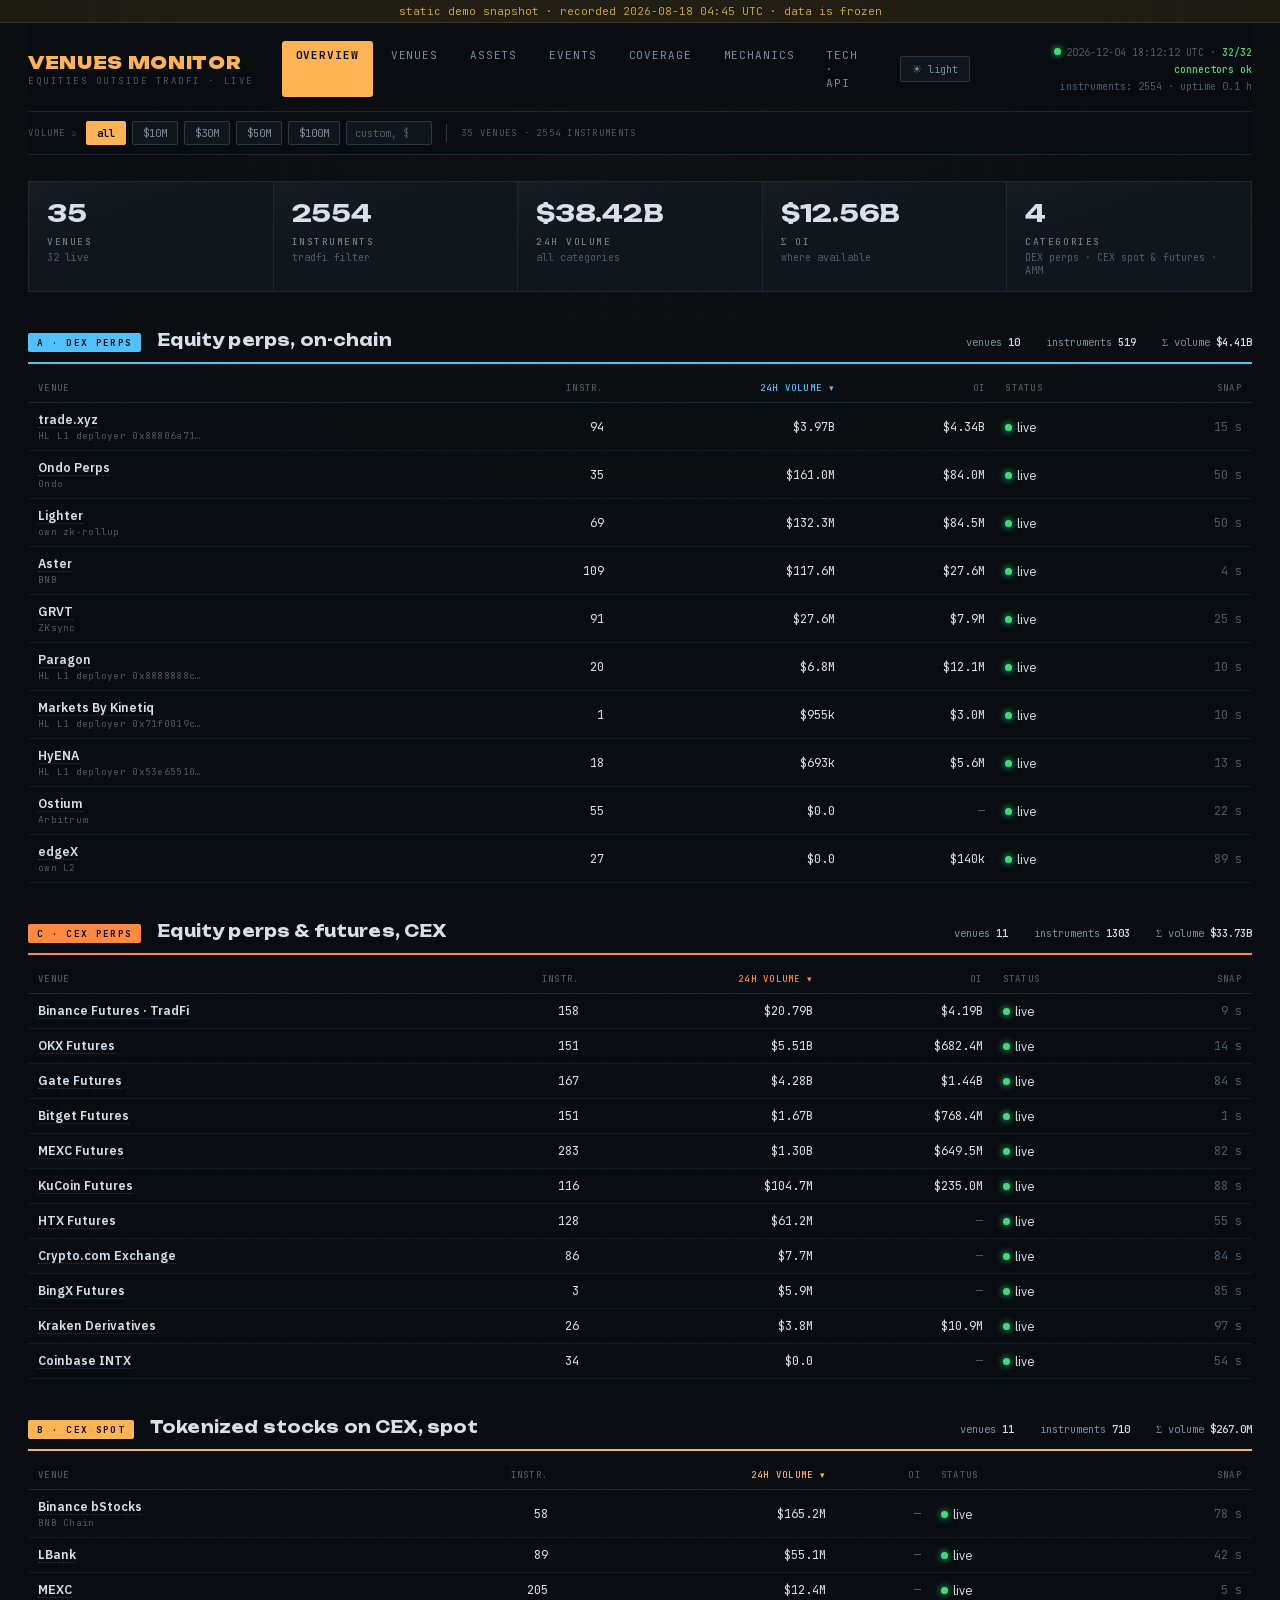
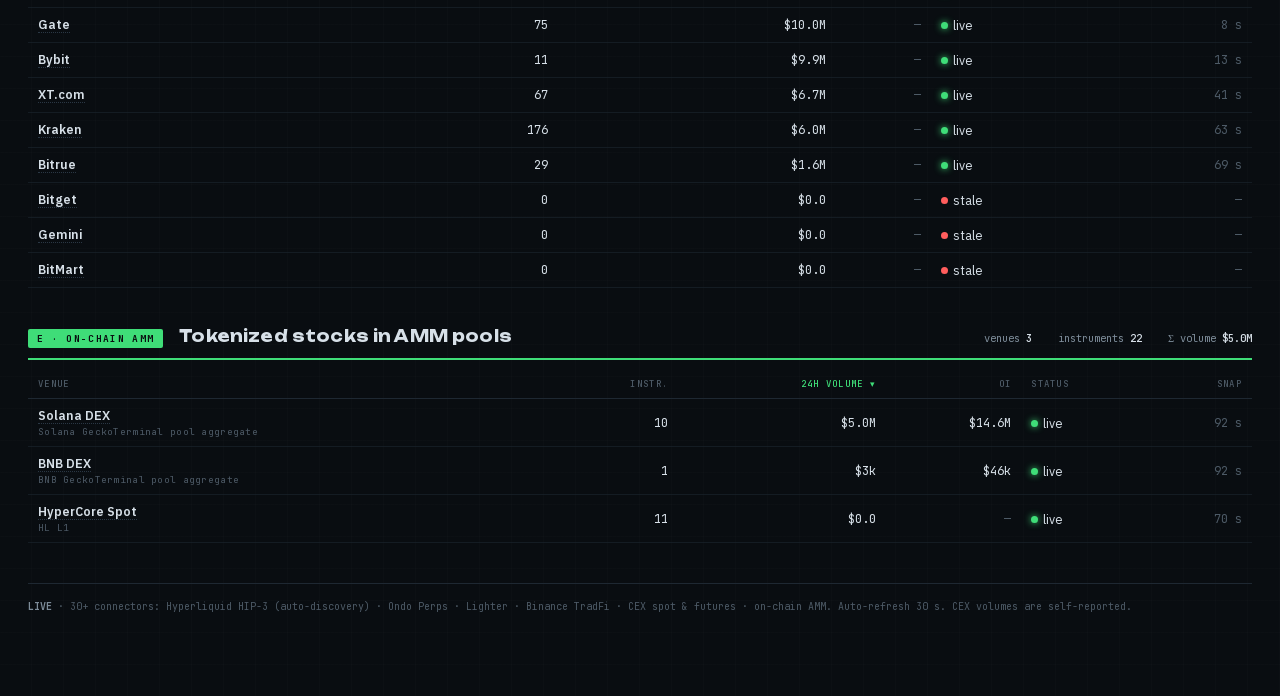
<file: demo/index.html>
<!DOCTYPE html>
<html lang="en">
<head>
<meta charset="utf-8">
<title>Venues Monitor — Overview</title>
<meta name="viewport" content="width=device-width, initial-scale=1">
<link rel="stylesheet" href="static/style.css">
</head>
<body><div style="background:#8b6c1a22;border-bottom:1px solid #8b6c1a55;color:#c9a227;font:11px 'JetBrains Mono',monospace;text-align:center;padding:4px 8px">static demo snapshot · recorded 2026-08-18 04:45 UTC · data is frozen</div><script>const _f=window.fetch.bind(window);window.fetch=(u,o)=>_f(typeof u==='string'?u.replace(/api\/venue\/([^?]*)/,(m,p)=>'api/venue/'+p.replace(/[:\/]/g,'_')):u,o);</script>
<div class="wrap">

<header>
  <div class="brand">VENUES MONITOR<small>EQUITIES OUTSIDE TRADFI · LIVE</small></div>
  <nav>
    <a class="act" href="index.html">Overview</a>
    <a href="venue.html">Venues</a>
    <a href="assets.html">Assets</a>
    <a href="events.html">Events</a>
    <a href="coverage.html">Coverage</a>
    <a href="mechanics.html">Mechanics</a>
    <a href="tech.html">Tech · API</a>
  </nav>
  <button class="theme-btn" type="button"></button>
  <div class="hdr-meta" id="hdr-health"><span class="dot degr"></span>loading…</div>
</header>

<div class="toolbar">
  <span class="lbl">Volume ≥</span>
  <button type="button" class="fbtn act" data-min="0">all</button>
  <button type="button" class="fbtn" data-min="10">$10M</button>
  <button type="button" class="fbtn" data-min="30">$30M</button>
  <button type="button" class="fbtn" data-min="50">$50M</button>
  <button type="button" class="fbtn" data-min="100">$100M</button>
  <input class="fnum" id="vol-free" type="number" min="0" placeholder="custom, $M">
  <span class="sep"></span>
  <span class="lbl" id="totals"></span>
</div>

<div class="kpis" id="kpis" style="grid-template-columns:repeat(5,1fr)"></div>
<div id="cats"></div>

<p class="footnote"><b>LIVE</b> · 30+ connectors: Hyperliquid HIP-3 (auto-discovery) · Ondo Perps · Lighter · Binance TradFi · CEX spot &amp; futures · on-chain AMM. Auto-refresh 30 s. CEX volumes are self-reported.</p>

</div>
<script src="static/live.js"></script>
<script>
async function render() {
  const vs = await j('api/venues');
  const sum = k => vs.reduce((a, v) => a + (v[k] || 0), 0);
  const byCat = {};
  vs.forEach(v => (byCat[v.category] = byCat[v.category] || []).push(v));

  document.getElementById('kpis').innerHTML = `
    <div class="kpi"><div class="v">${vs.length}</div><div class="l">venues</div><div class="d">${vs.filter(v=>v.status==='live').length} live</div></div>
    <div class="kpi"><div class="v">${sum('n_instruments')}</div><div class="l">instruments</div><div class="d">tradfi filter</div></div>
    <div class="kpi"><div class="v">${fm(sum('vol24h_usd'))}</div><div class="l">24h volume</div><div class="d">all categories</div></div>
    <div class="kpi"><div class="v">${fm(sum('oi_usd'))}</div><div class="l">Σ OI</div><div class="d">where available</div></div>
    <div class="kpi"><div class="v">${Object.keys(byCat).length}</div><div class="l">categories</div><div class="d">DEX perps · CEX spot &amp; futures · AMM</div></div>`;
  document.getElementById('totals').textContent =
    `${vs.length} venues · ${sum('n_instruments')} instruments`;

  let html = '';
  for (const cat of ['dex_perp', 'cex_fut', 'cex_spot', 'onchain_amm']) {
    const list = byCat[cat] || [];
    if (!list.length) continue;
    const c = CAT[cat];
    const rows = list.map(v => `
      <tr data-v="${v.vol24h_usd || 0}">
        <td><a class="vn" href="venue.html?v=${eurl(v.venue_id)}">${esc(v.name)}</a><span class="sub">${esc(v.chain||'')} ${esc(v.notes||'')}</span></td>
        <td class="num r">${v.n_instruments}</td>
        <td class="num r">${fm(v.vol24h_usd)}</td>
        <td class="num r">${v.oi_usd ? fm(v.oi_usd) : '<span class="mut">—</span>'}</td>
        <td><span class="dot ${dotc(v.status)}"></span>${STLABEL[v.status]||v.status}</td>
        <td class="num r mut">${v.snap_age_sec != null ? v.snap_age_sec + ' s' : '—'}</td>
      </tr>`).join('');
    html += `
    <section class="cat" data-auto style="--catc:${c.color}">
      <div class="cat-head">
        <span class="cat-tag">${c.tag}</span><h2>${c.title}</h2>
        <div class="cat-stats">
          <span>venues <b>${list.length}</b></span>
          <span>instruments <b>${list.reduce((a, v) => a + v.n_instruments, 0)}</b></span>
          <span>Σ volume <b>${fm(list.reduce((a, v) => a + (v.vol24h_usd || 0), 0))}</b></span>
        </div>
      </div>
      <table>
        <thead><tr><th>Venue</th><th class="r">Instr.</th><th class="r sorted">24h volume</th><th class="r">OI</th><th>Status</th><th class="r">Snap</th></tr></thead>
        <tbody>${rows}</tbody>
      </table>
    </section>`;
  }
  document.getElementById('cats').innerHTML = html;
  bindSort(); applyVol();
}
bindTheme(); bindVolFilter(); renderHealth(); render();
setInterval(() => { renderHealth(); render(); }, 30000);
</script>
</body>
</html>
</file>
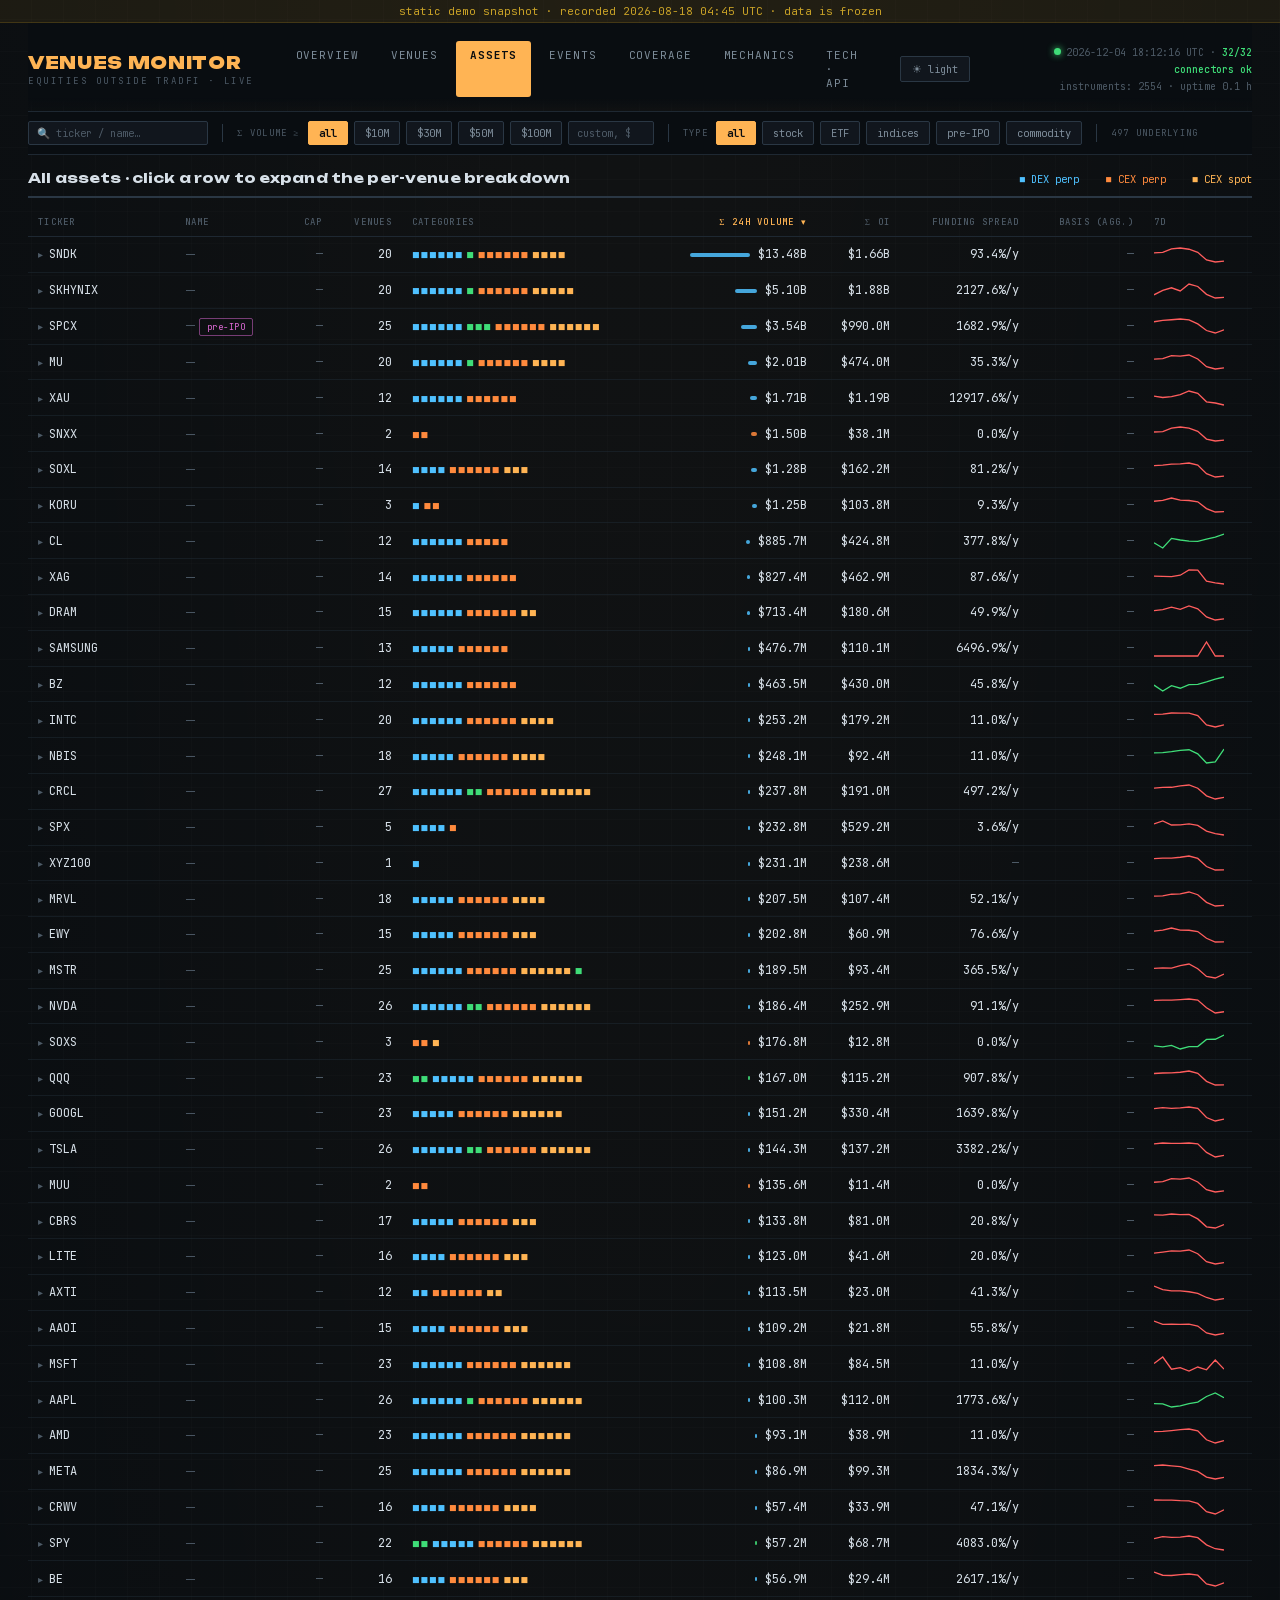
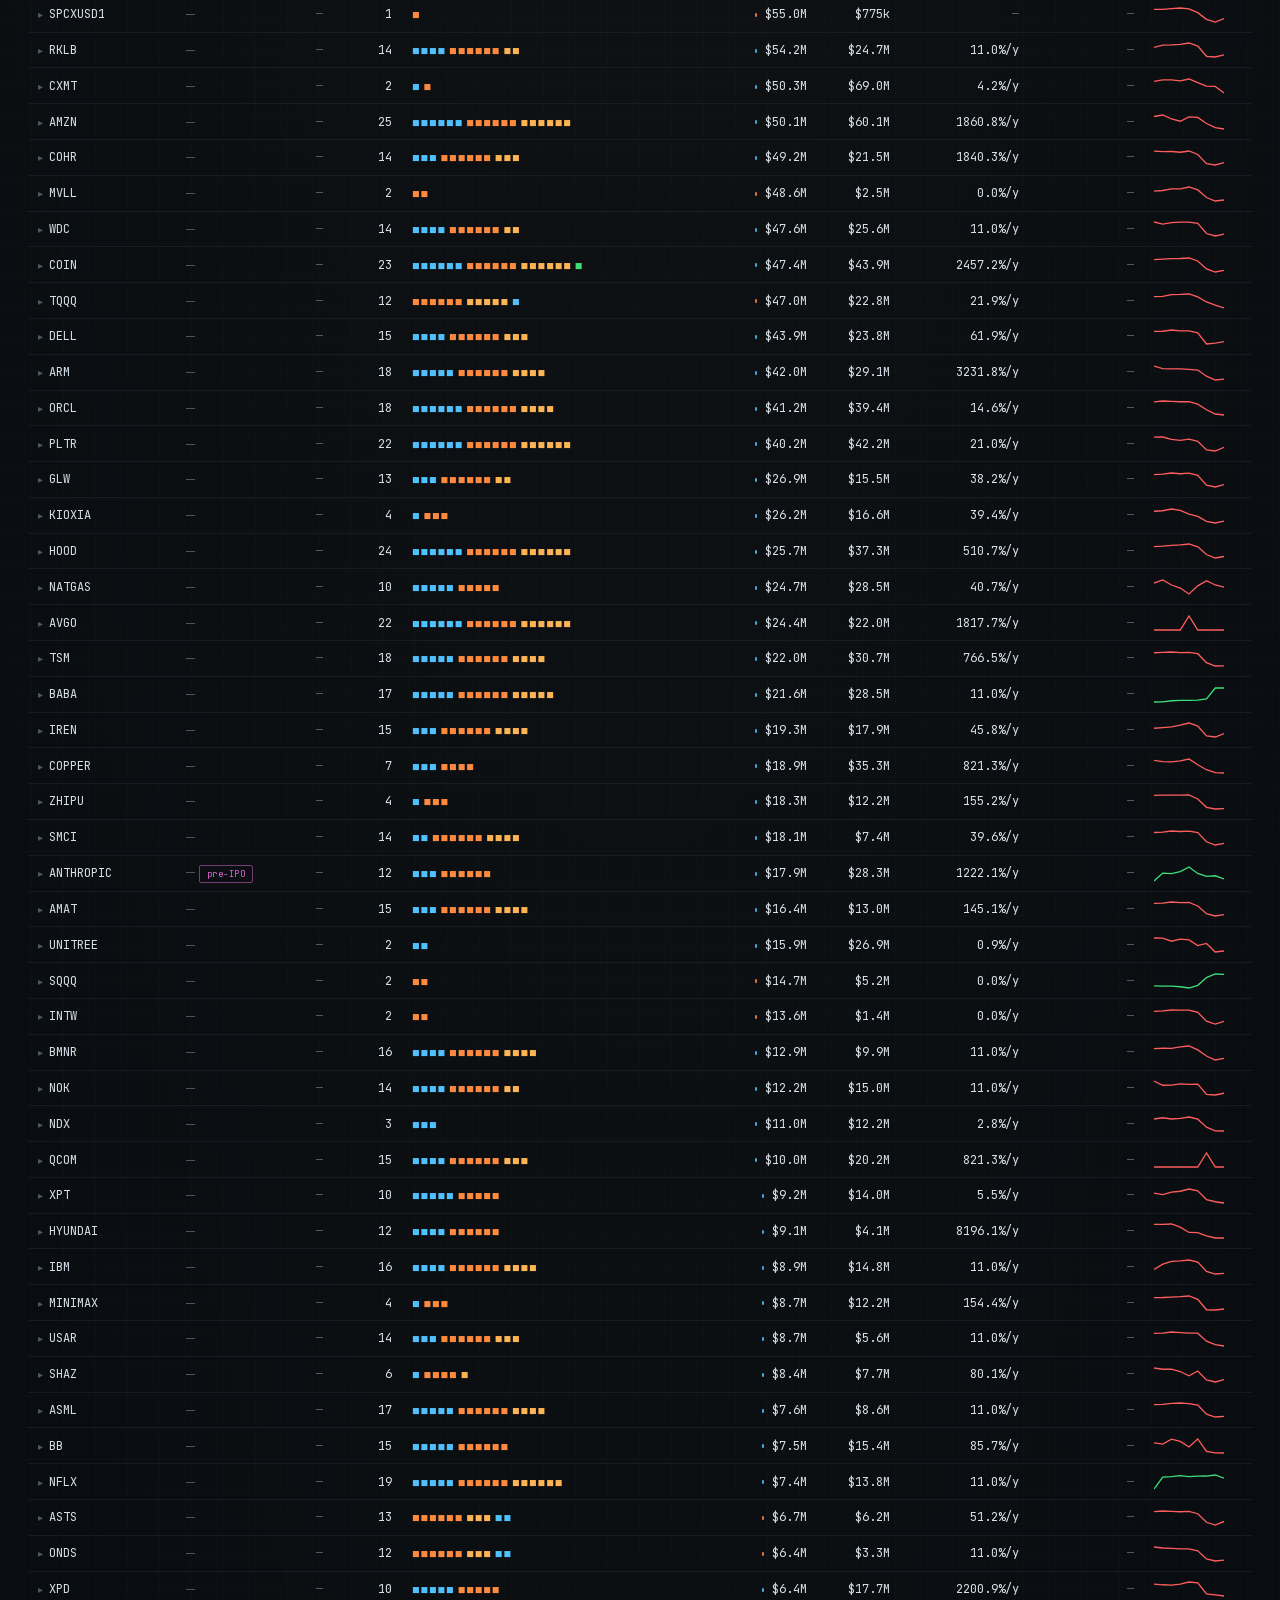
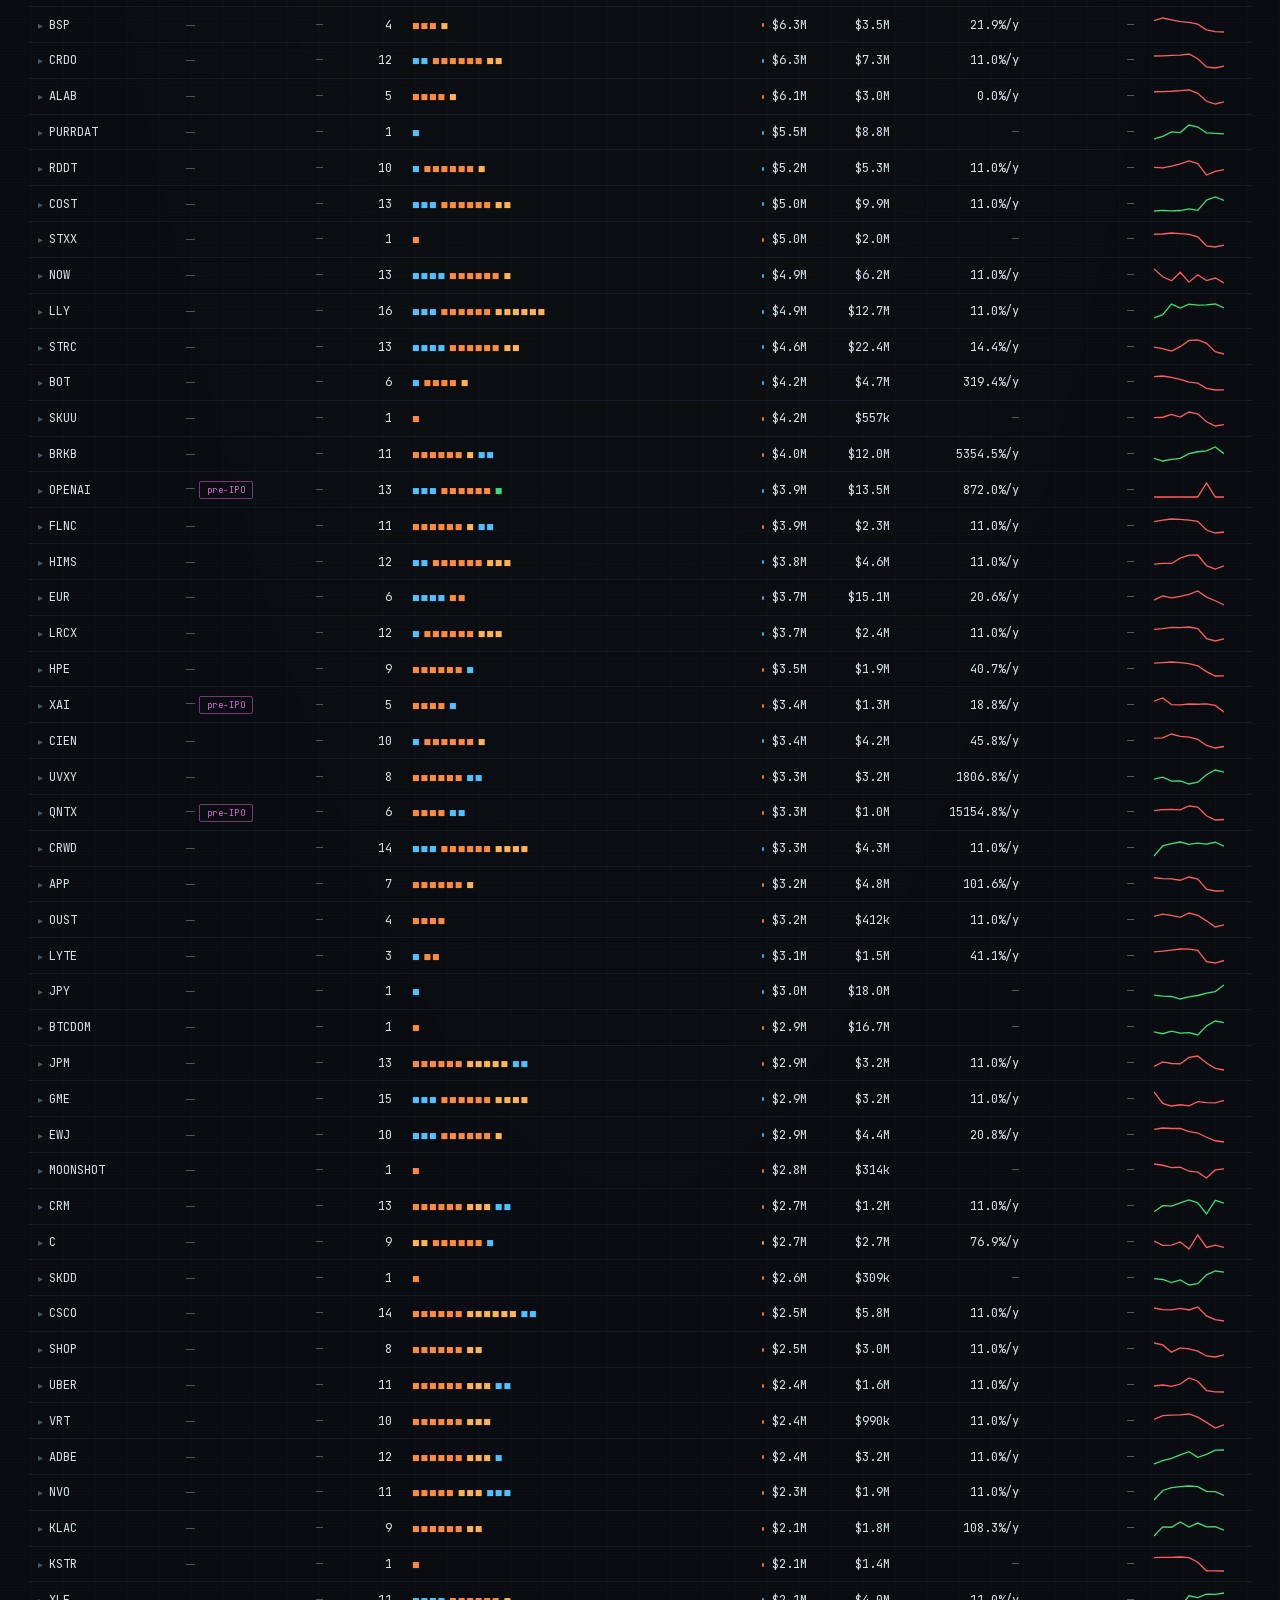
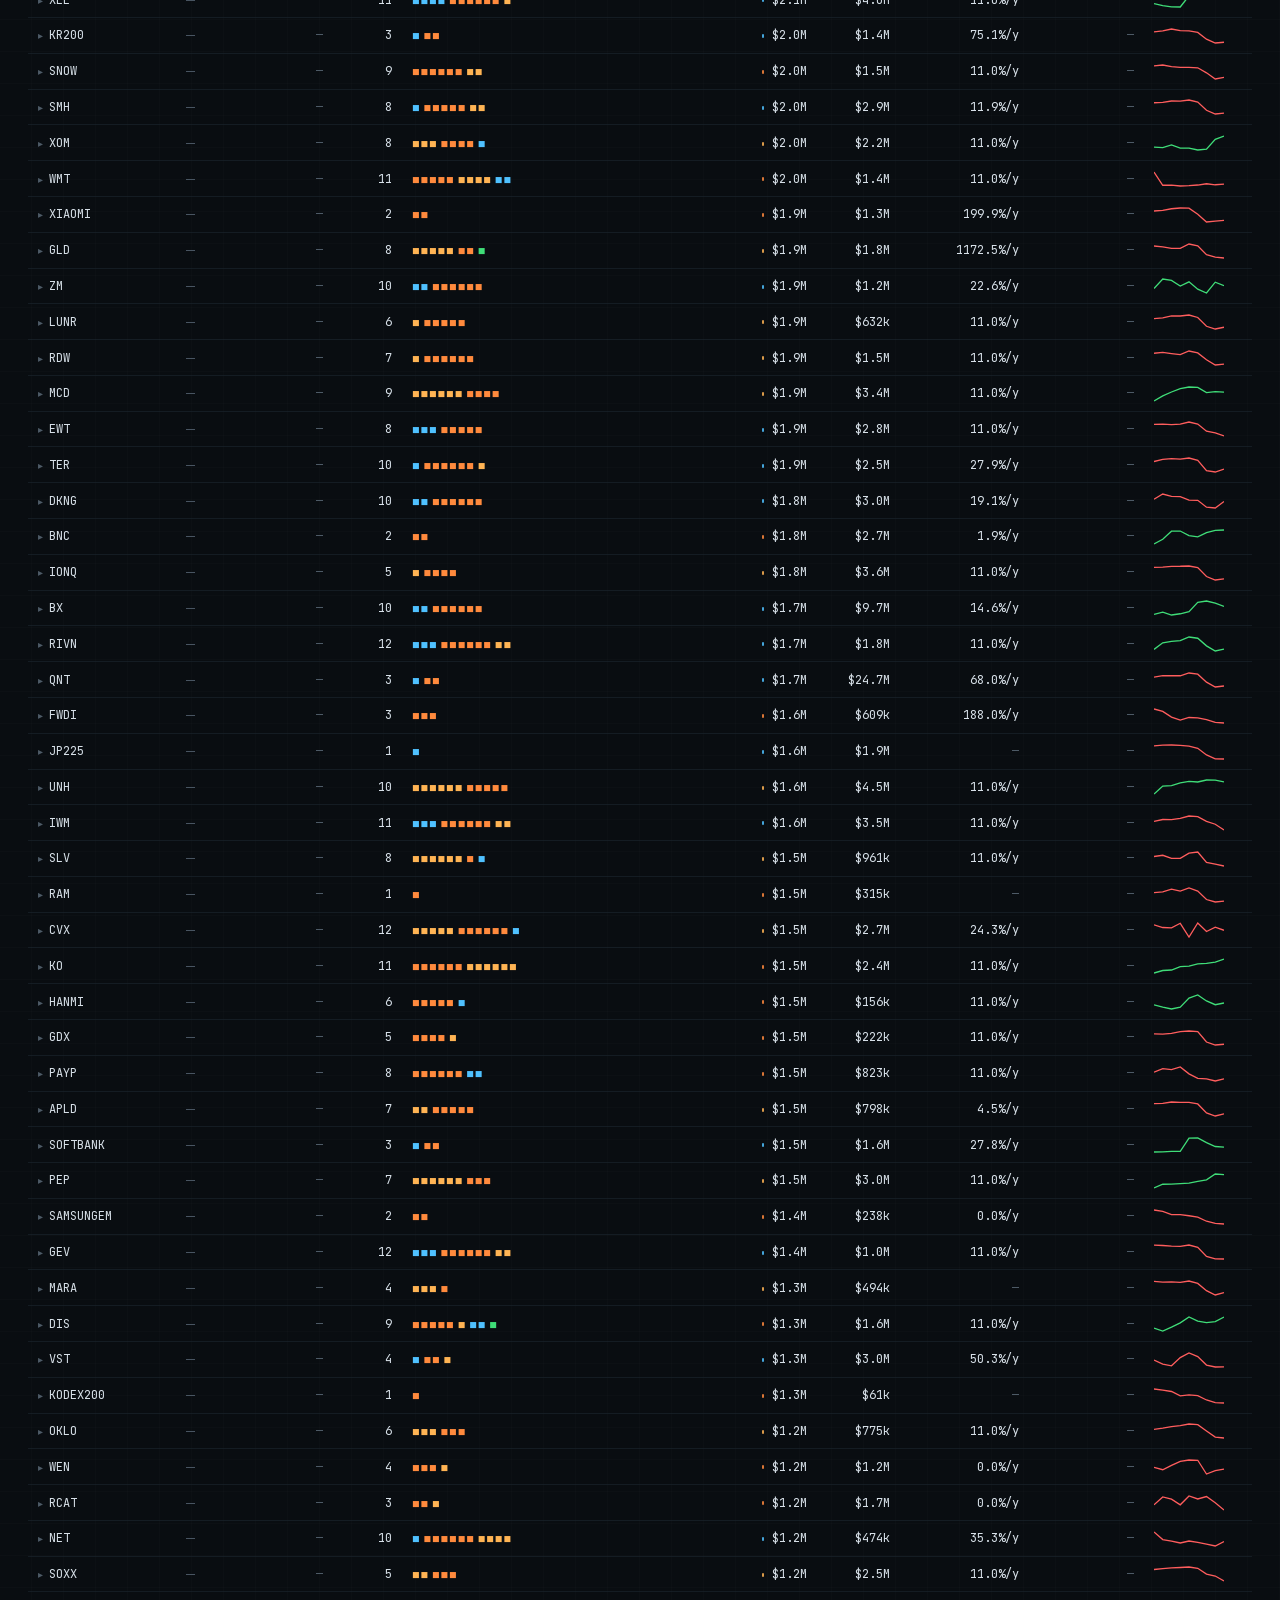
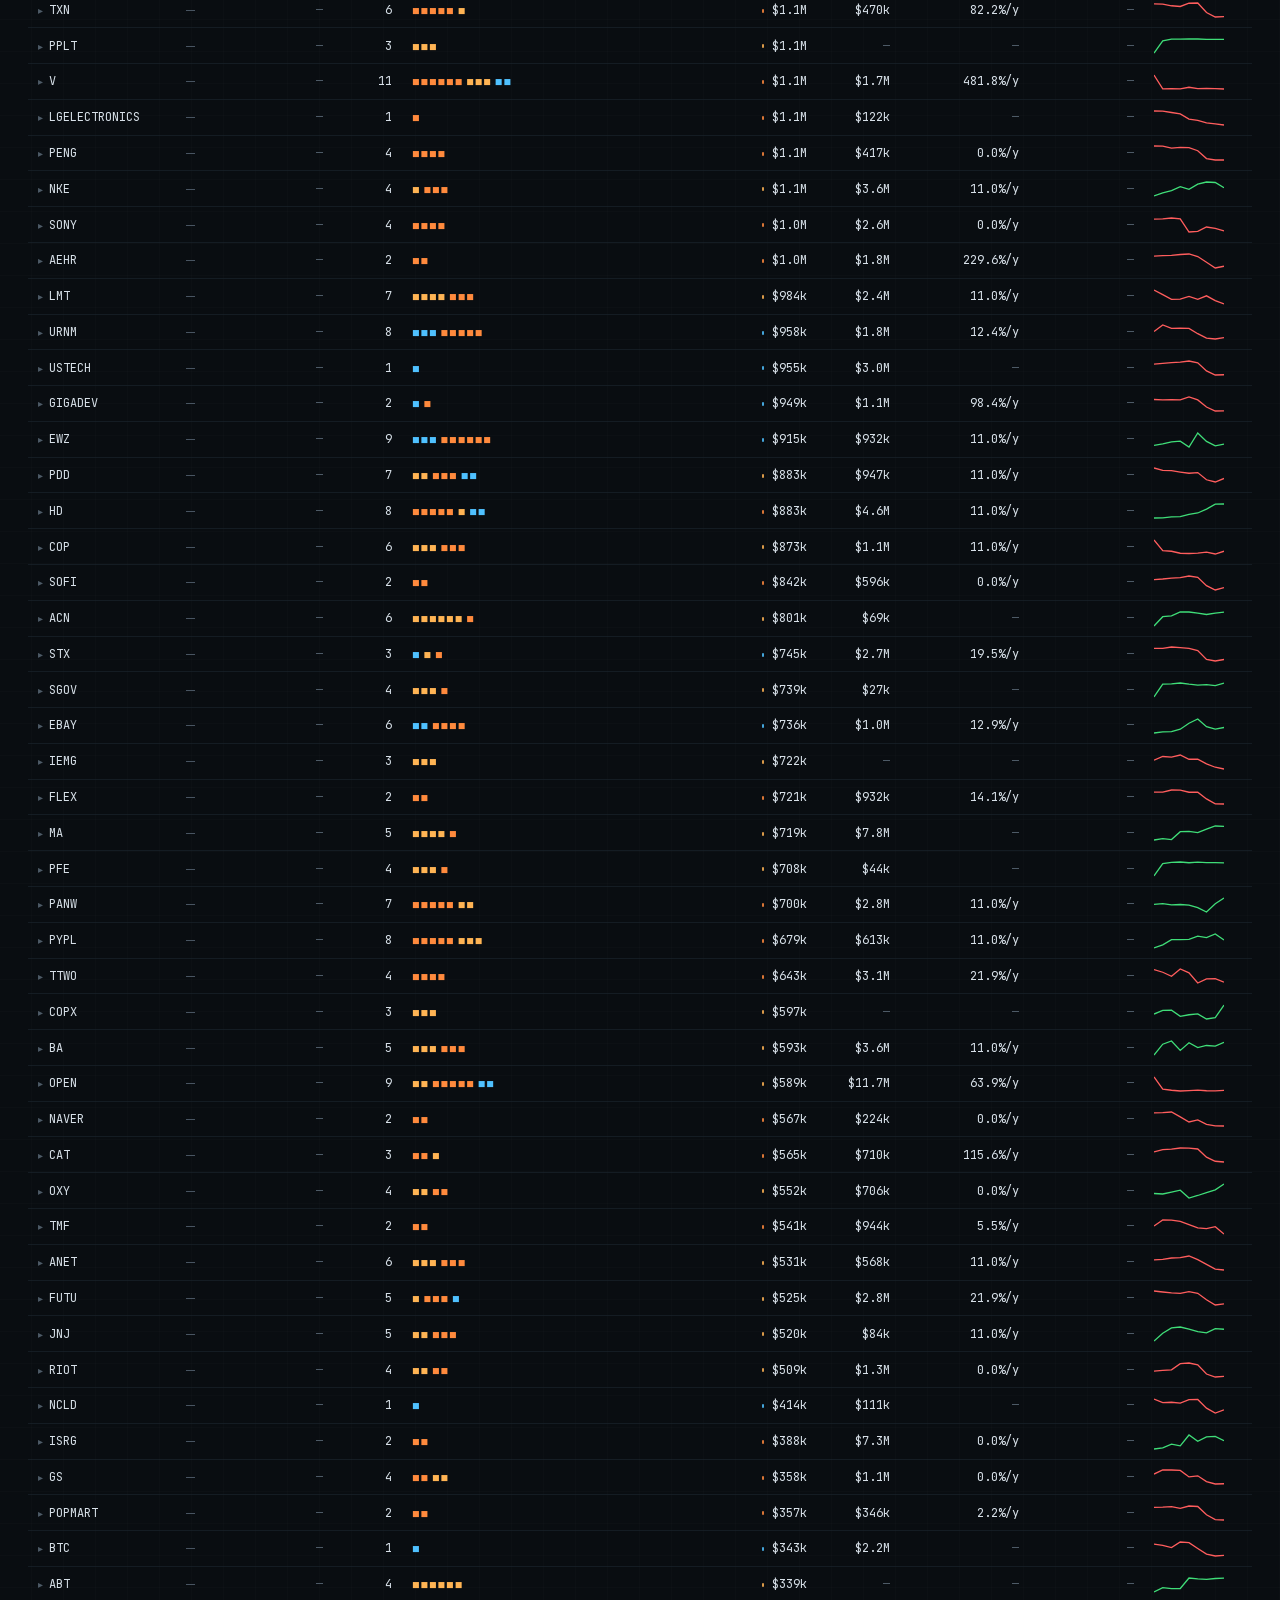
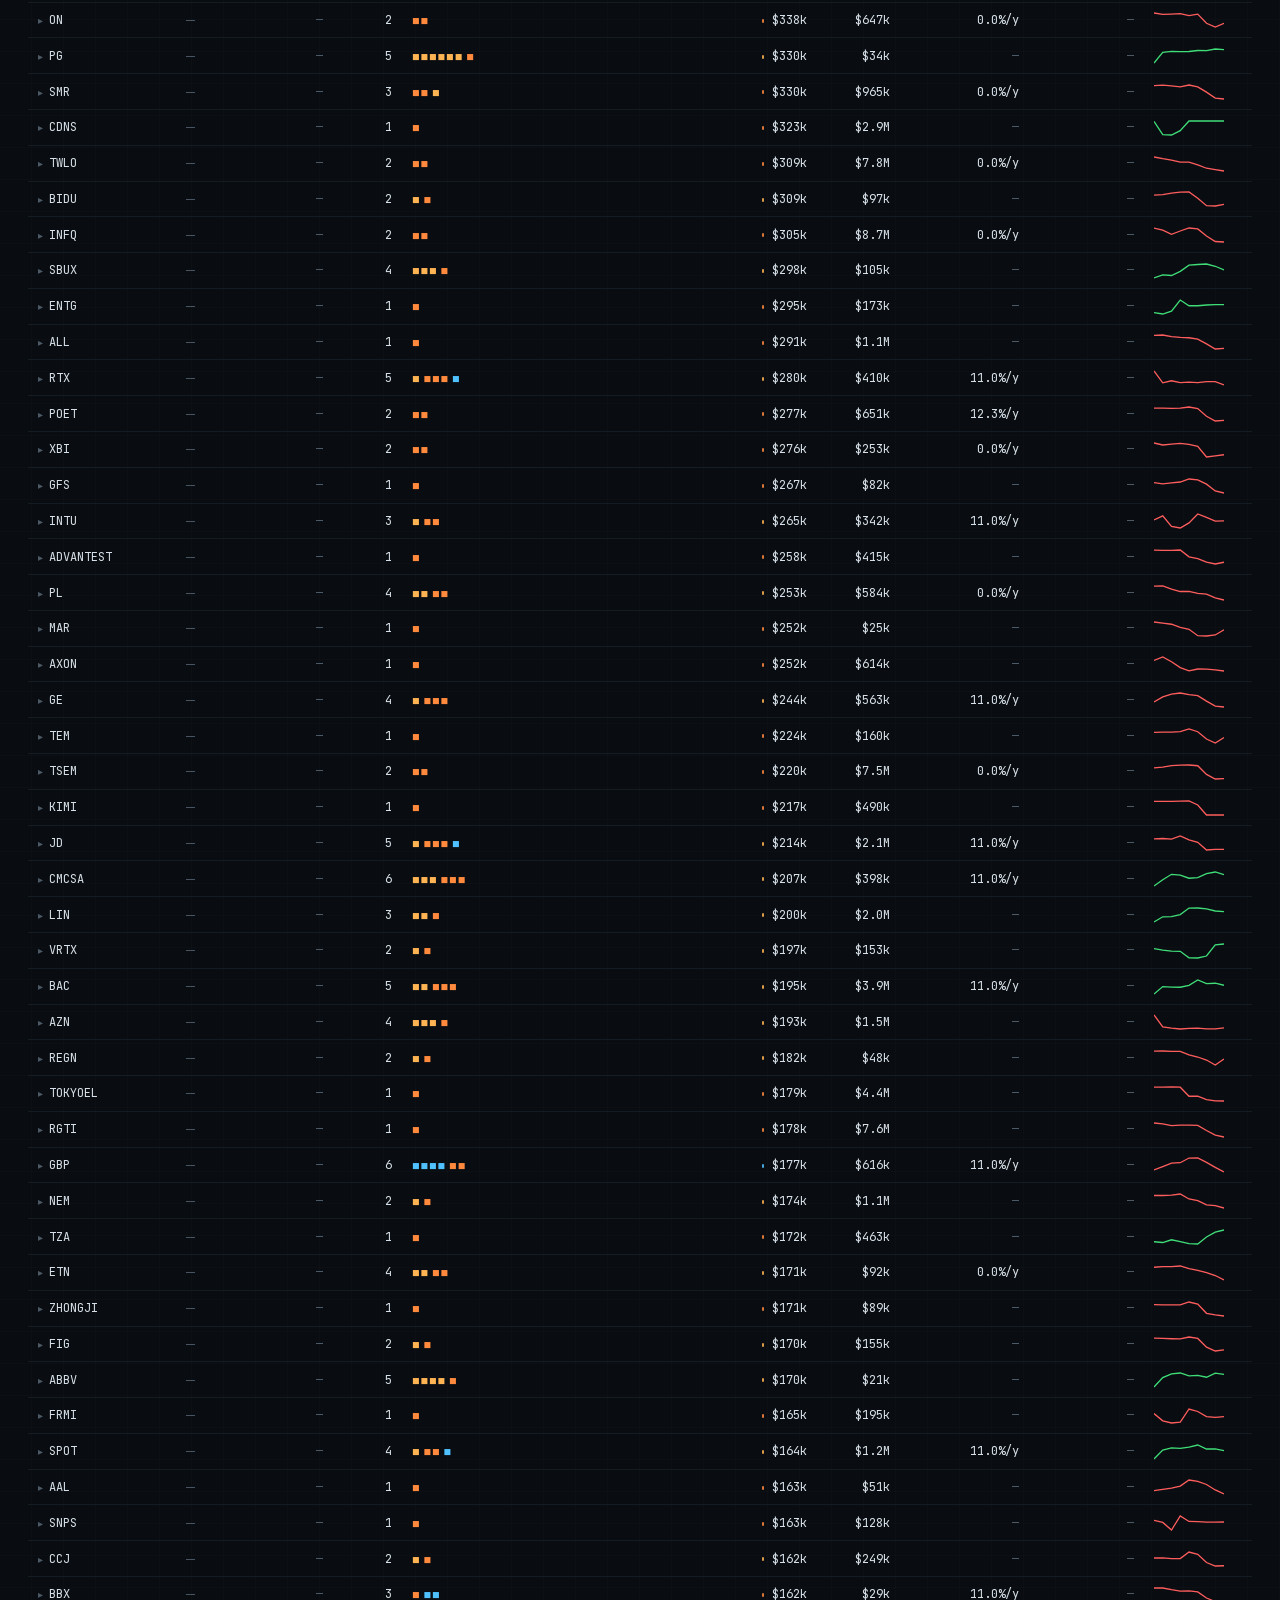
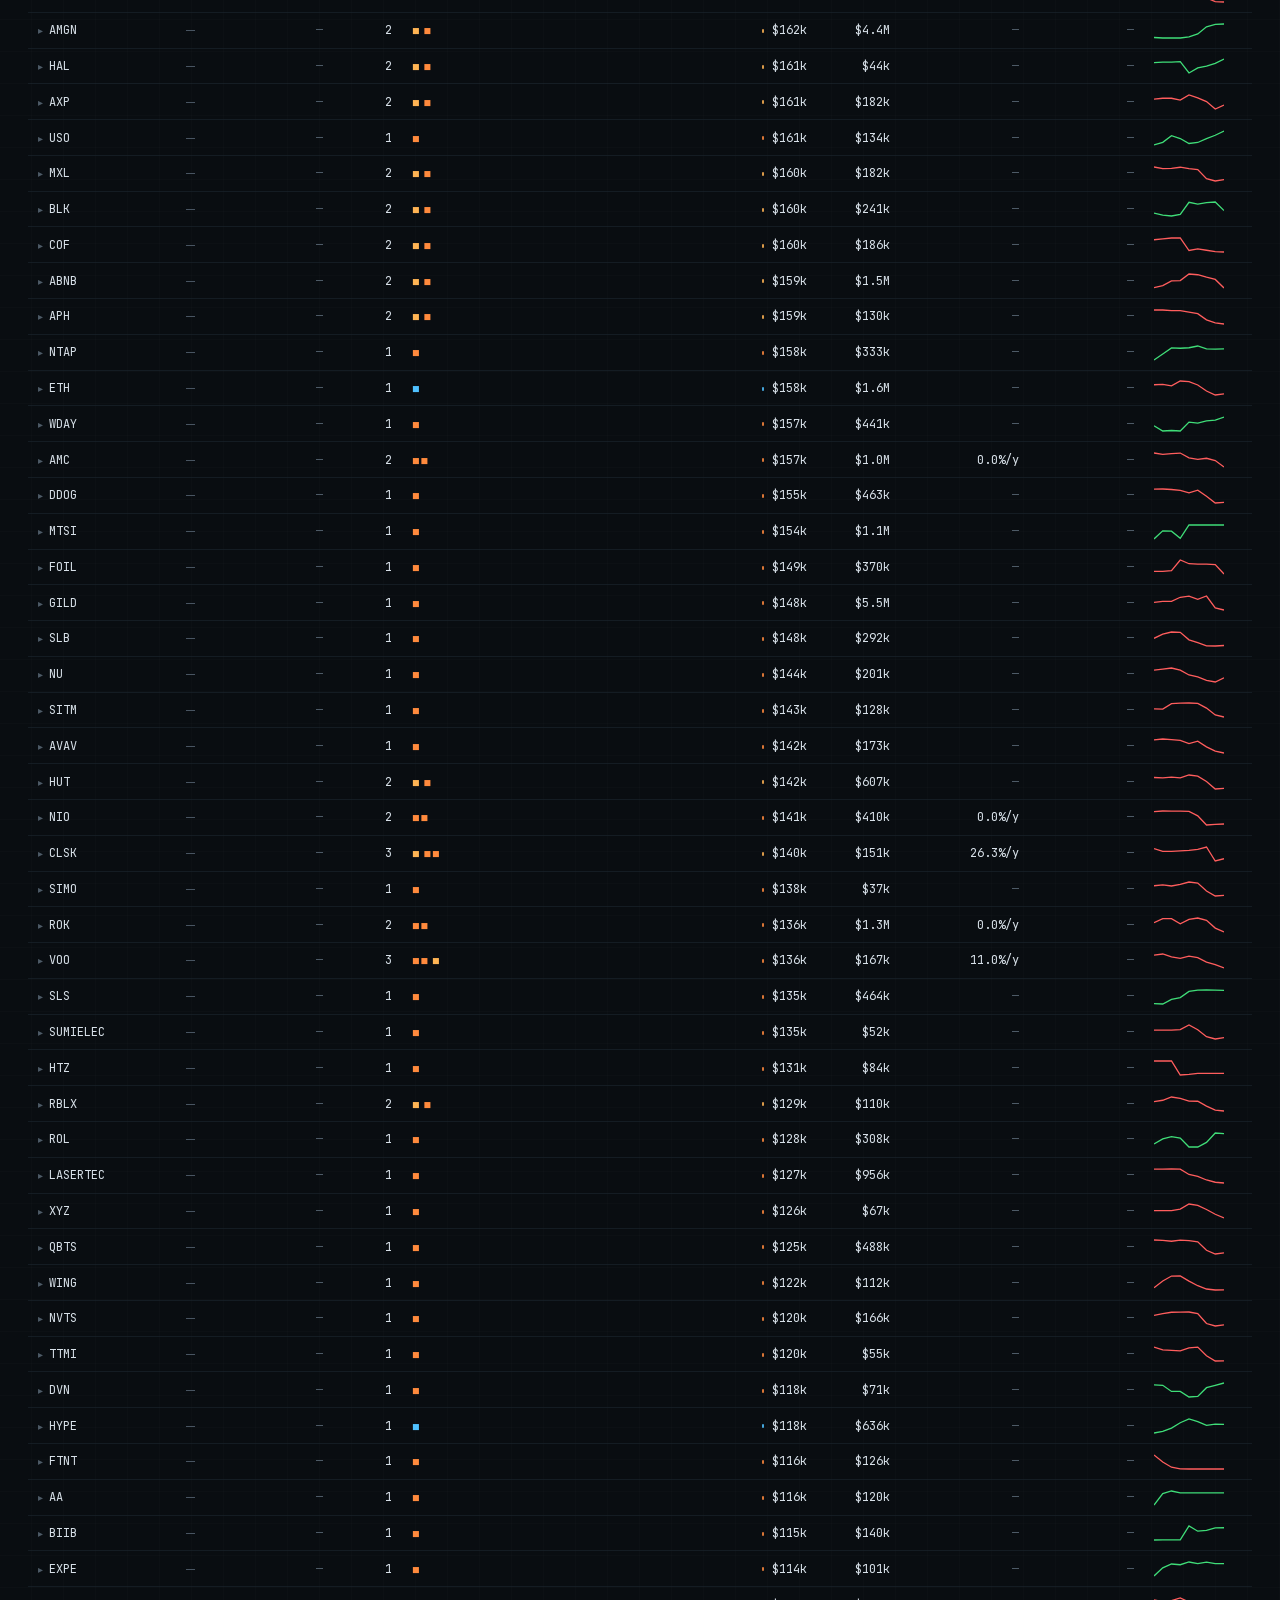
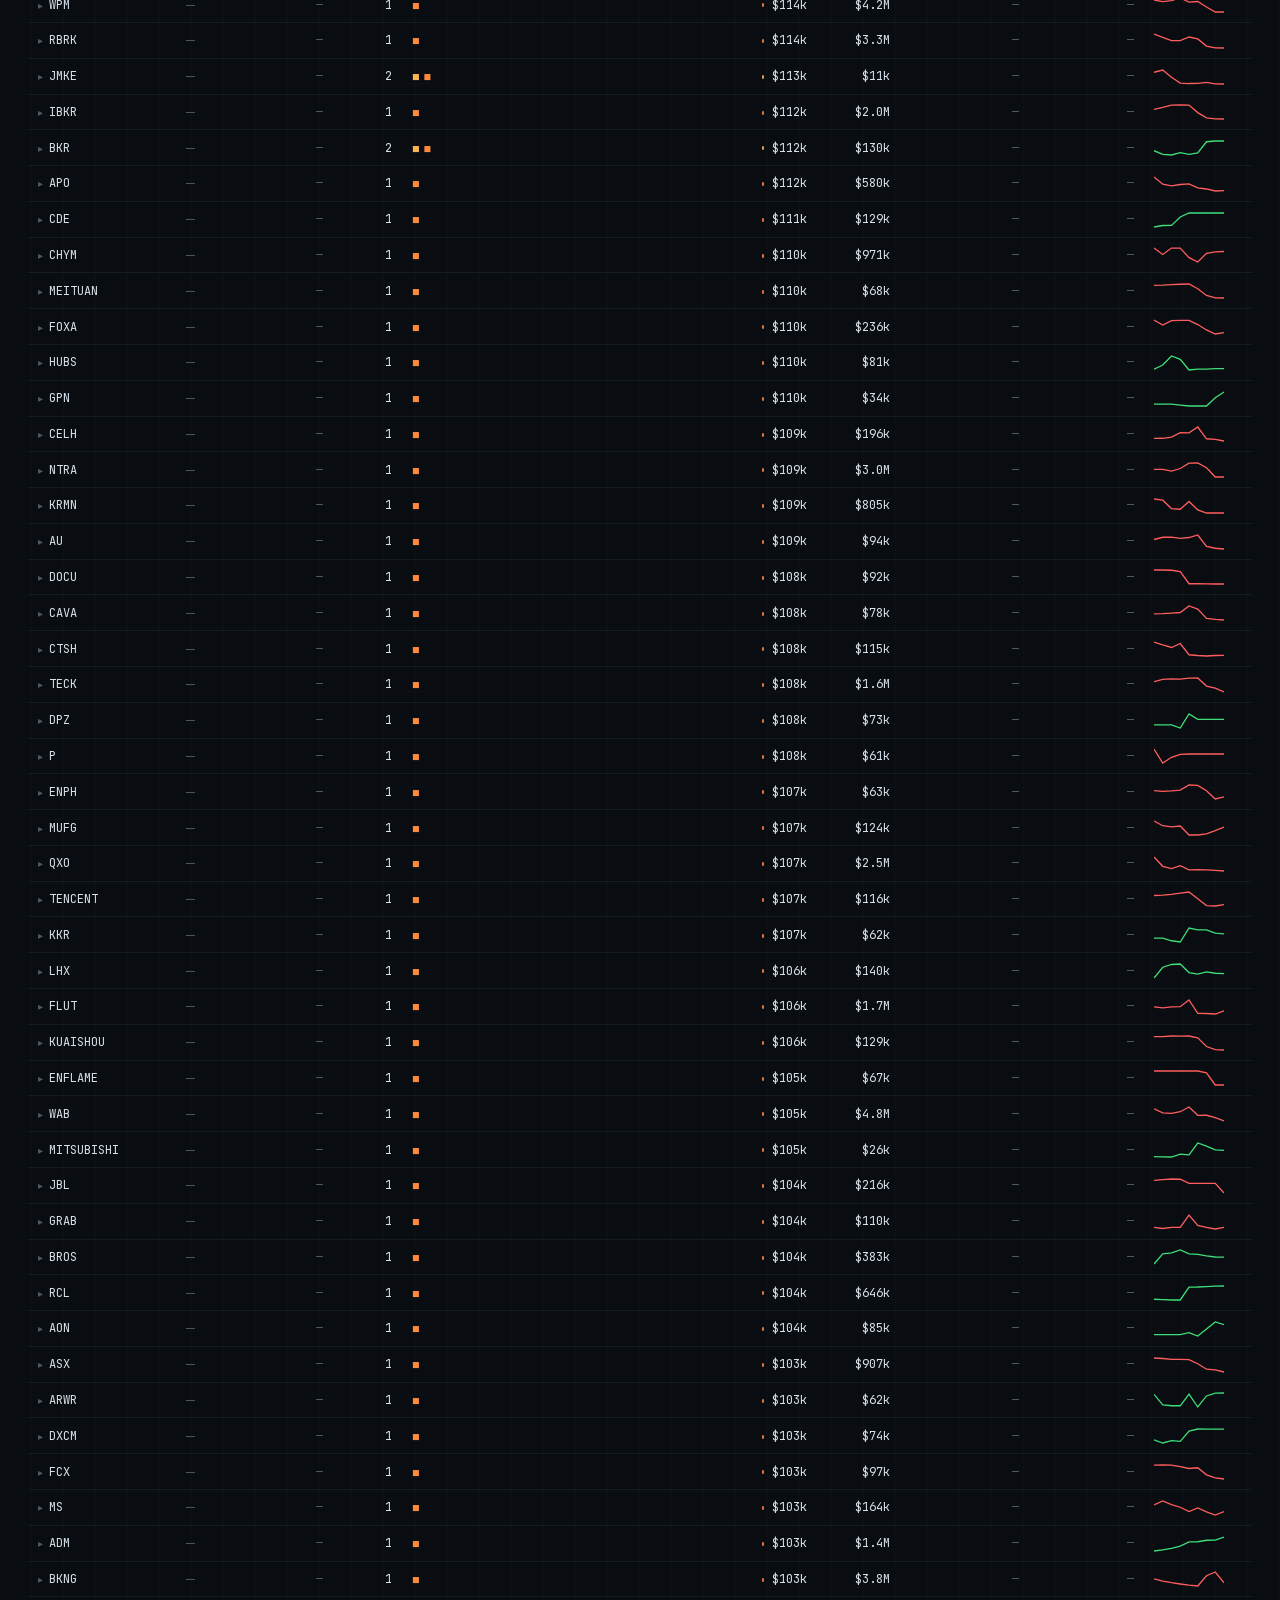
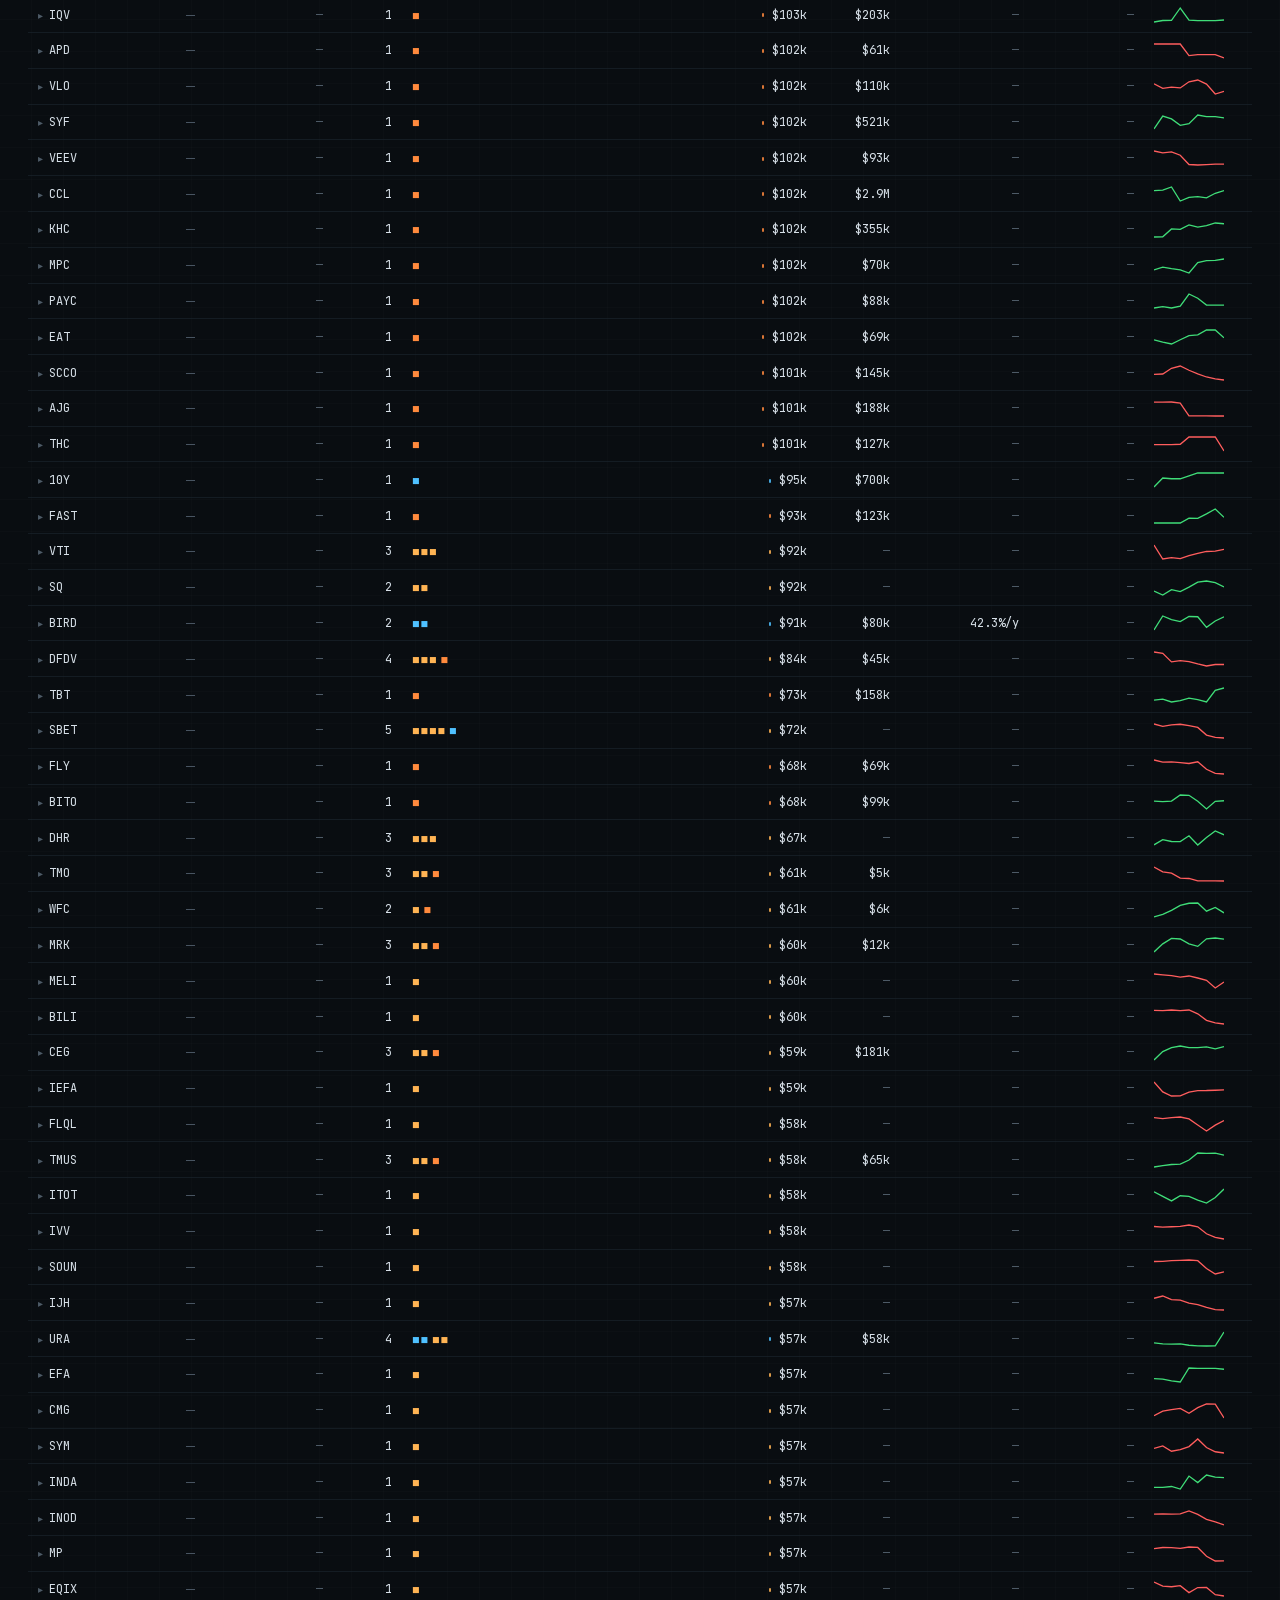
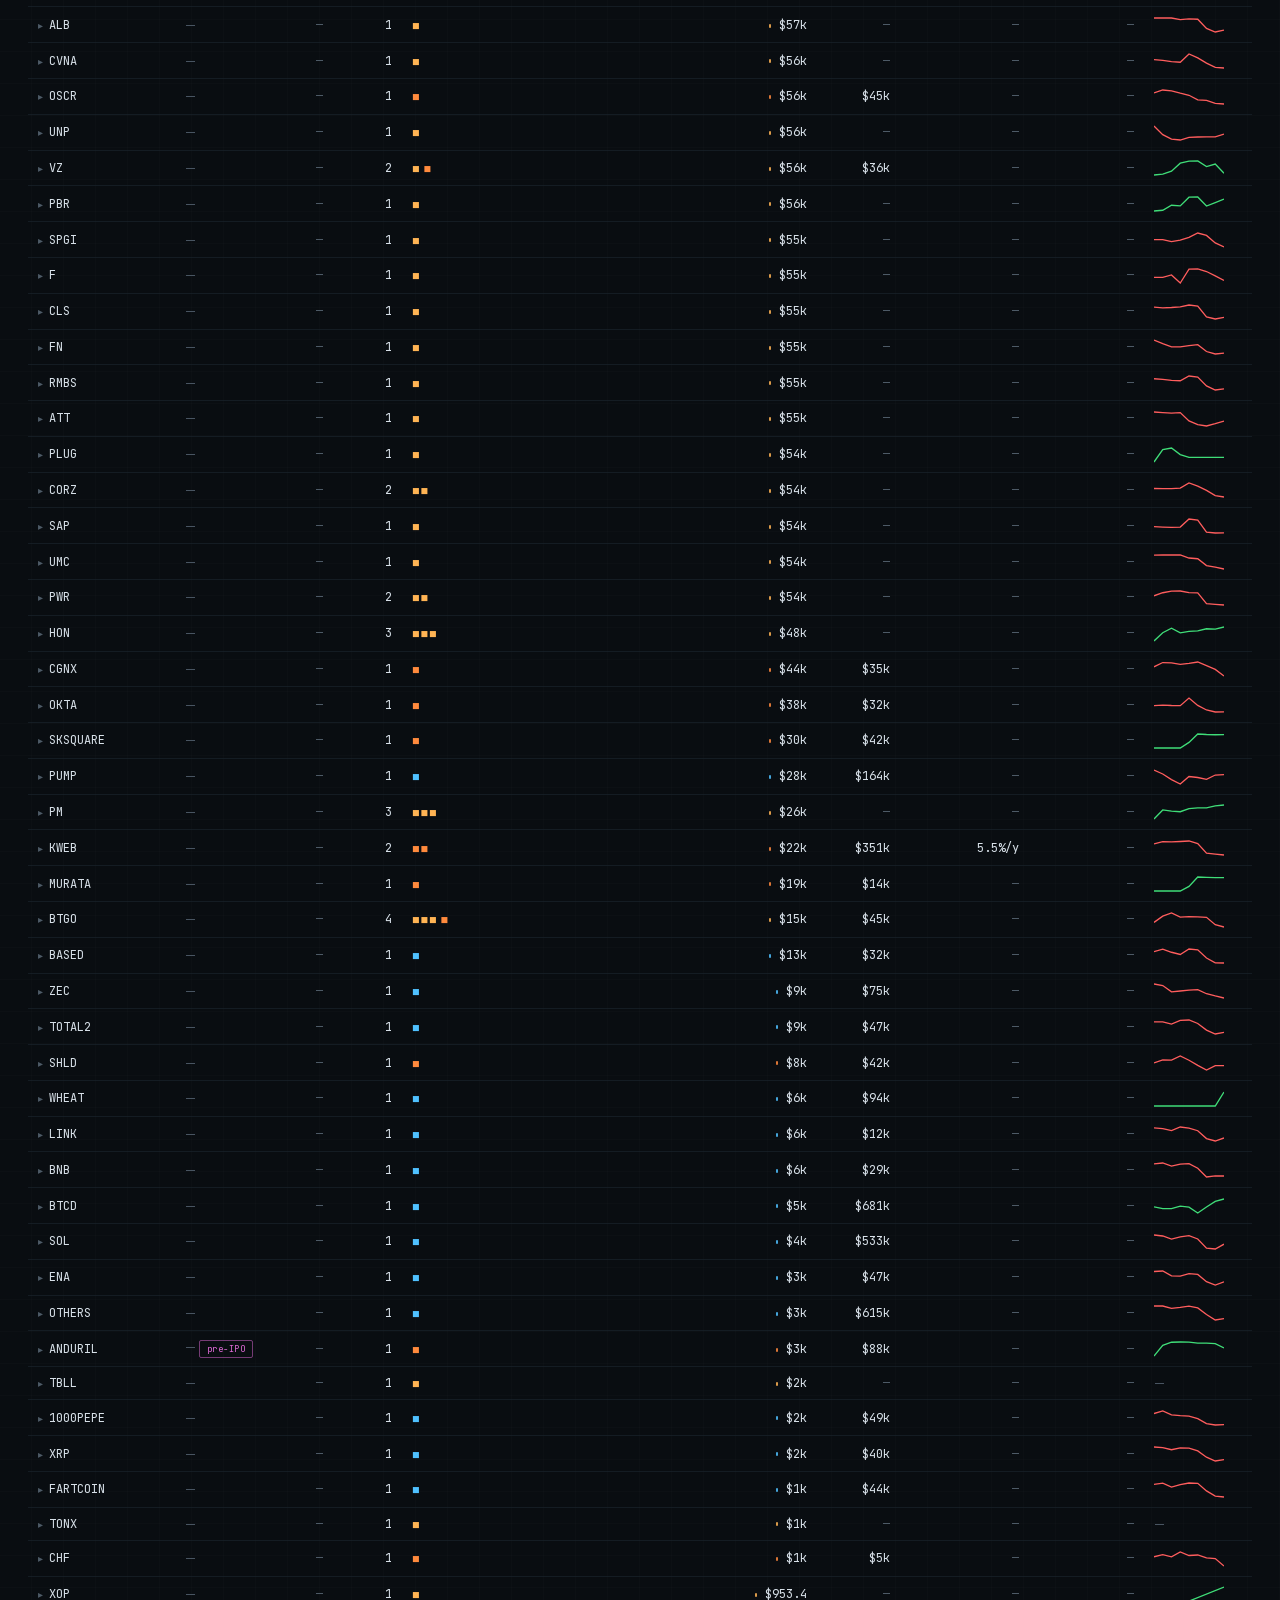
<file: demo/assets.html>
<!DOCTYPE html>
<html lang="en">
<head>
<meta charset="utf-8">
<title>Venues Monitor — Assets</title>
<meta name="viewport" content="width=device-width, initial-scale=1">
<link rel="stylesheet" href="static/style.css">
</head>
<body><div style="background:#8b6c1a22;border-bottom:1px solid #8b6c1a55;color:#c9a227;font:11px 'JetBrains Mono',monospace;text-align:center;padding:4px 8px">static demo snapshot · recorded 2026-08-18 04:45 UTC · data is frozen</div><script>const _f=window.fetch.bind(window);window.fetch=(u,o)=>_f(typeof u==='string'?u.replace(/api\/venue\/([^?]*)/,(m,p)=>'api/venue/'+p.replace(/[:\/]/g,'_')):u,o);</script>
<div class="wrap">

<header>
  <div class="brand">VENUES MONITOR<small>EQUITIES OUTSIDE TRADFI · LIVE</small></div>
  <nav>
    <a href="index.html">Overview</a>
    <a href="venue.html">Venues</a>
    <a class="act" href="assets.html">Assets</a>
    <a href="events.html">Events</a>
    <a href="coverage.html">Coverage</a>
    <a href="mechanics.html">Mechanics</a>
    <a href="tech.html">Tech · API</a>
  </nav>
  <button class="theme-btn" type="button"></button>
  <div class="hdr-meta" id="hdr-health"></div>
</header>

<div class="toolbar">
  <input class="fnum" id="search" style="width:180px" placeholder="🔍 ticker / name…">
  <span class="sep"></span>
  <span class="lbl">Σ volume ≥</span>
  <button type="button" class="fbtn act" data-min="0">all</button>
  <button type="button" class="fbtn" data-min="10">$10M</button>
  <button type="button" class="fbtn" data-min="30">$30M</button>
  <button type="button" class="fbtn" data-min="50">$50M</button>
  <button type="button" class="fbtn" data-min="100">$100M</button>
  <input class="fnum" id="vol-free" type="number" min="0" placeholder="custom, $M">
  <span class="sep"></span>
  <span class="lbl">Type</span>
  <button type="button" class="fbtn tbtn act" data-t="">all</button>
  <button type="button" class="fbtn tbtn" data-t="single_stock">stock</button>
  <button type="button" class="fbtn tbtn" data-t="etf">ETF</button>
  <button type="button" class="fbtn tbtn" data-t="index">indices</button>
  <button type="button" class="fbtn tbtn" data-t="pre_ipo">pre-IPO</button>
  <button type="button" class="fbtn tbtn" data-t="commodity">commodity</button>
  <span class="sep"></span>
  <span class="lbl" id="count"></span>
</div>

<section class="cat" style="margin-top:14px">
  <div class="cat-head" style="border-color:var(--line2)">
    <h2 style="font-size:14px">All assets · click a row to expand the per-venue breakdown</h2>
    <div class="cat-stats">
      <span style="color:var(--c-dexperp)">■ DEX perp</span><span style="color:var(--c-cexfut)">■ CEX perp</span>
      <span style="color:var(--c-cexspot)">■ CEX spot</span>
    </div>
  </div>
  <table>
    <thead><tr>
      <th>Ticker</th><th>Name</th><th class="r">Cap</th><th class="r">Venues</th><th>Categories</th>
      <th class="r sorted">Σ 24h volume</th><th class="r">Σ OI</th><th class="r">Funding spread</th><th class="r">Basis (agg.)</th><th>7d</th>
    </tr></thead>
    <tbody id="rows"></tbody>
  </table>
</section>

<p class="footnote"><b>LIVE</b> · Cap — Massive ticker details (backfills gradually after start); Basis — vol-weighted vs NYSE close; funding spread across venues = carry candidate. Per-venue breakdown is fetched live on every click.</p>

</div>
<script src="static/live.js"></script>
<script>
let q = '', typ = '', DATA = [];
const fcap = c => c == null ? '<span class="mut">—</span>' : (c >= 1e12 ? '$' + (c/1e12).toFixed(2) + 'T' : '$' + (c/1e9).toFixed(0) + 'B');
const fsprd = v => v == null ? '<span class="mut">—</span>' : (v*3*365*100).toFixed(1) + '%/y';
function catsq(cats) {
  return Object.entries(cats || {}).map(([c, n]) =>
    `<i style="color:${(CAT[c]||{}).color||'var(--faint)'};font-style:normal;letter-spacing:1px">${'■'.repeat(Math.min(n,6))}</i>`).join(' ');
}
async function expand(tr, t) {
  if (tr.nextElementSibling && tr.nextElementSibling.classList.contains('exp-body')) {
    tr.classList.toggle('open');
    tr.nextElementSibling.style.display = tr.classList.contains('open') ? '' : 'none';
    return;
  }
  const d = await j('api/asset/' + encodeURIComponent(t));
  const body = document.createElement('tr');
  body.className = 'exp-body';
  body.innerHTML = `<td colspan="10"><table>
    <thead><tr><th>Venue · symbol</th><th class="r">Price</th><th class="r">24h volume</th><th class="r">OI</th><th class="r">Funding (ann.)</th><th class="r">Spread</th><th class="r">Depth@±25</th><th class="r">Basis</th></tr></thead>
    <tbody>${d.instruments.map(r => `<tr>
      <td><a class="vn" href="venue.html?v=${eurl(r.venue_id)}">${esc(r.venue_id)}</a> <span class="num">${esc(r.symbol)}</span></td>
      <td class="num r">${fpx(r.mid)}</td>
      <td class="num r">${fm(r.vol24h_usd)}</td>
      <td class="num r">${r.oi_usd ? fm(r.oi_usd) : '<span class="mut">—</span>'}</td>
      <td class="num r">${ffund(r.funding_rate)}</td>
      <td class="num r">${fbps(r.spread_bps)}</td>
      <td class="num r">${r.depth25_usd ? fm(r.depth25_usd) : '<span class="mut">—</span>'}</td>
      <td class="num r">${fbasis(r.basis_bps)}</td>
    </tr>`).join('')}</tbody></table>
    <p style="font-family:'JetBrains Mono';font-size:10px;color:var(--faint);margin:8px 0 4px">NYSE close ${d.closes_date || '—'}: ${d.nyse_close ?? '—'} · funding spread: ${d.funding_spread_8h != null ? (d.funding_spread_8h*3*365*100).toFixed(1)+'%/y' : '—'}</p></td>`;
  tr.after(body);
  tr.classList.add('open');
}
function draw() {
  const list = DATA.filter(a =>
    (!q || (a.underlying||'').includes(q) || (a.name||'').toUpperCase().includes(q)) &&
    (!typ || a.asset_type === typ) &&
    (a.vol24h_usd || 0) >= minVol);
  document.getElementById('count').textContent = `${list.length} underlying`;
  const mxv = Math.max(...list.map(a => a.vol24h_usd || 0), 1);
  document.getElementById('rows').innerHTML = list.map(a => `
    <tr class="exp-head" data-t="${esc(a.underlying)}">
      <td class="num">${esc(a.underlying)}</td>
      <td>${a.name ? esc(a.name) : '<span class="mut">—</span>'}${a.asset_type==='pre_ipo' ? ' <span class="chip new">pre-IPO</span>' : ''}</td>
      <td class="num r">${fcap(a.cap)}</td>
      <td class="num r">${a.n_venues}</td>
      <td>${catsq(a.cats)}</td>
      <td class="num r"><span class="bar" style="width:${Math.max(2, (a.vol24h_usd||0)/mxv*60)}px;background:${(CAT[Object.keys(a.cats||{})[0]]||{}).color||'var(--amber)'}"></span>${fm(a.vol24h_usd)}</td>
      <td class="num r">${a.oi_usd ? fm(a.oi_usd) : '<span class="mut">—</span>'}</td>
      <td class="num r">${fsprd(a.funding_spread)}</td>
      <td class="num r">${fbasis(a.basis_bps)}</td>
      <td>${sparkSvg(a.spark)}</td>
    </tr>`).join('');
  document.querySelectorAll('tr.exp-head').forEach(tr =>
    tr.onclick = e => { if (!e.target.closest('a')) expand(tr, tr.dataset.t); });
  bindSort();
}
async function load() {
  DATA = await j('api/assets');
  draw();
  const t = new URLSearchParams(location.search).get('t');
  if (t) { const tr = document.querySelector(`tr[data-t="${t}"]`); if (tr) { expand(tr, t); tr.scrollIntoView({block:'center'}); } }
}
document.getElementById('search').oninput = e => { q = e.target.value.toUpperCase(); draw(); };
document.querySelectorAll('.fbtn[data-min]').forEach(b => b.addEventListener('click', () => {
  document.querySelectorAll('.fbtn[data-min]').forEach(x => x.classList.remove('act'));
  b.classList.add('act'); minVol = parseFloat(b.dataset.min) * 1e6; draw();
}));
document.getElementById('vol-free').oninput = e => {
  document.querySelectorAll('.fbtn[data-min]').forEach(x => x.classList.remove('act'));
  minVol = (parseFloat(e.target.value) || 0) * 1e6; draw();
};
document.querySelectorAll('.tbtn').forEach(b => b.addEventListener('click', () => {
  document.querySelectorAll('.tbtn').forEach(x => x.classList.remove('act'));
  b.classList.add('act'); typ = b.dataset.t; draw();
}));
bindTheme(); renderHealth(); load();
setInterval(renderHealth, 30000);
</script>
</body>
</html>
</file>
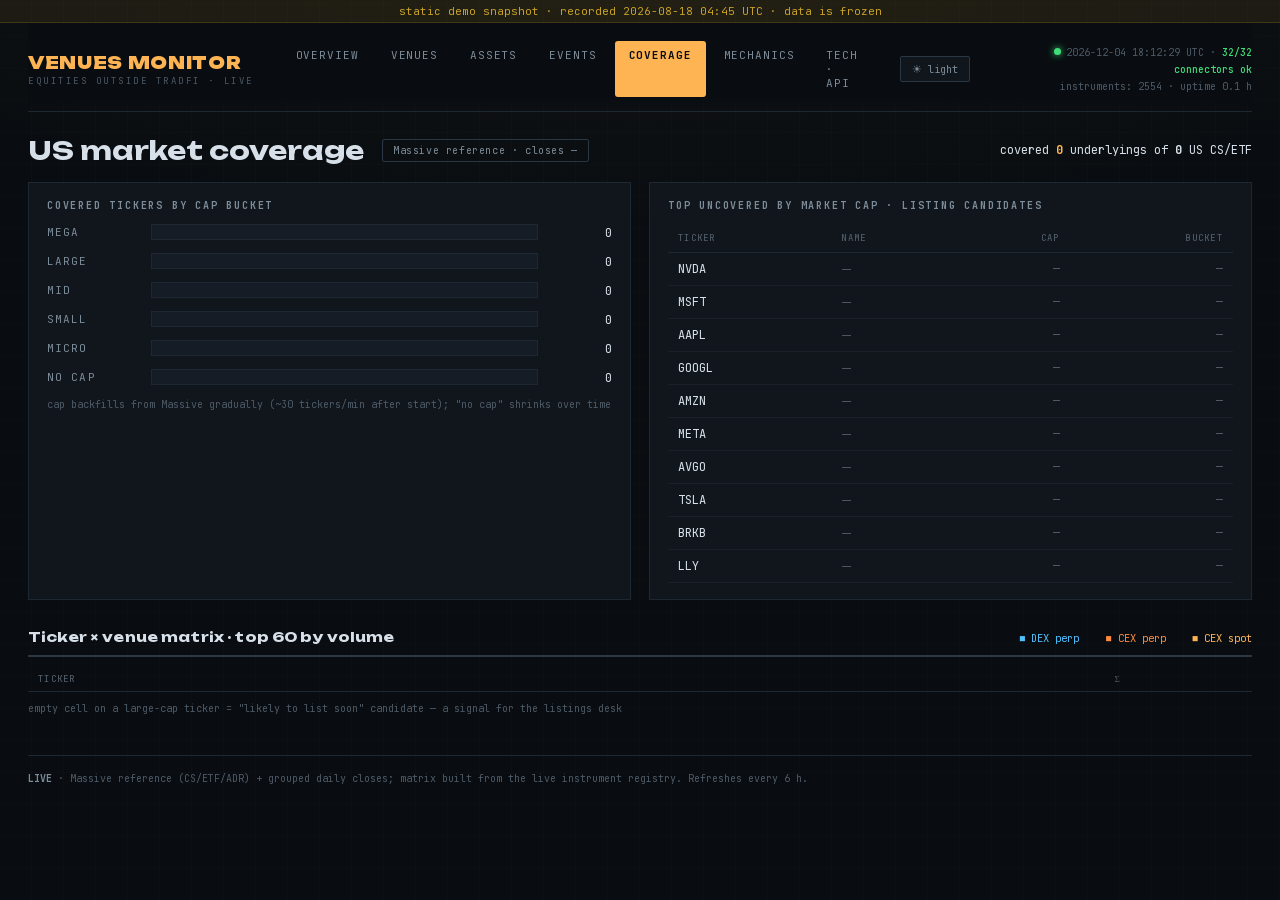
<file: demo/coverage.html>
<!DOCTYPE html>
<html lang="en">
<head>
<meta charset="utf-8">
<title>Venues Monitor — Coverage</title>
<meta name="viewport" content="width=device-width, initial-scale=1">
<link rel="stylesheet" href="static/style.css">
</head>
<body><div style="background:#8b6c1a22;border-bottom:1px solid #8b6c1a55;color:#c9a227;font:11px 'JetBrains Mono',monospace;text-align:center;padding:4px 8px">static demo snapshot · recorded 2026-08-18 04:45 UTC · data is frozen</div><script>const _f=window.fetch.bind(window);window.fetch=(u,o)=>_f(typeof u==='string'?u.replace(/api\/venue\/([^?]*)/,(m,p)=>'api/venue/'+p.replace(/[:\/]/g,'_')):u,o);</script>
<div class="wrap">

<header>
  <div class="brand">VENUES MONITOR<small>EQUITIES OUTSIDE TRADFI · LIVE</small></div>
  <nav>
    <a href="index.html">Overview</a>
    <a href="venue.html">Venues</a>
    <a href="assets.html">Assets</a>
    <a href="events.html">Events</a>
    <a class="act" href="coverage.html">Coverage</a>
    <a href="mechanics.html">Mechanics</a>
    <a href="tech.html">Tech · API</a>
  </nav>
  <button class="theme-btn" type="button"></button>
  <div class="hdr-meta" id="hdr-health"></div>
</header>

<div class="page-title" style="margin-top:22px">
  <h1>US market coverage</h1>
  <span class="chip" id="meta"></span>
  <span style="margin-left:auto;font-family:'JetBrains Mono';font-size:12px" id="summary"></span>
</div>

<div class="grid2" style="margin-top:16px">
  <div class="panel">
    <h3 class="ph">Covered tickers by cap bucket</h3>
    <div id="buckets"></div>
    <p style="font-family:'JetBrains Mono';font-size:10px;color:var(--faint);margin-top:10px">cap backfills from Massive gradually (~30 tickers/min after start); "no cap" shrinks over time</p>
  </div>
  <div class="panel">
    <h3 class="ph">Top uncovered by market cap · listing candidates</h3>
    <table style="margin-top:0">
      <thead><tr><th>Ticker</th><th>Name</th><th class="r">Cap</th><th class="r">Bucket</th></tr></thead>
      <tbody id="uncovered"></tbody>
    </table>
  </div>
</div>

<section class="cat" style="margin-top:28px">
  <div class="cat-head" style="border-color:var(--line2)">
    <h2 style="font-size:14px">Ticker × venue matrix · top 60 by volume</h2>
    <div class="cat-stats">
      <span style="color:var(--c-dexperp)">■ DEX perp</span>
      <span style="color:var(--c-cexfut)">■ CEX perp</span>
      <span style="color:var(--c-cexspot)">■ CEX spot</span>
    </div>
  </div>
  <table class="matrix">
    <thead id="mhead"></thead>
    <tbody id="mbody"></tbody>
  </table>
  <p style="font-family:'JetBrains Mono';font-size:10px;color:var(--faint);margin-top:10px">empty cell on a large-cap ticker = "likely to list soon" candidate — a signal for the listings desk</p>
</section>

<p class="footnote"><b>LIVE</b> · Massive reference (CS/ETF/ADR) + grouped daily closes; matrix built from the live instrument registry. Refreshes every 6 h.</p>

</div>
<script src="static/live.js"></script>
<script>
const VSHORT = {binance_fut:'Binance Fut', okx_fut:'OKX', bitget_fut:'Bitget F', gate_fut:'Gate F',
  bybit_fut:'Bybit F', mexc_fut:'MEXC F', kucoin_fut:'KuCoin F', coinbase_intx:'INTX', cryptocom:'Crypto.com',
  kraken_fut:'Kraken D', bingx_fut:'BingX F', htx_fut:'HTX F', lighter:'Lighter', aster:'Aster', ostium:'Ostium',
  grvt:'GRVT', edgex:'edgeX', apex:'ApeX', kraken_spot:'Kraken', bybit_spot:'Bybit', gate_spot:'Gate',
  mexc_spot:'MEXC', bitget_spot:'Bitget', binance_bstocks:'bStocks'};
const vname = v => VSHORT[v] || (v.startsWith('hip3:') ? v.slice(5) : v);
async function render() {
  const c = await j('api/coverage');
  document.getElementById('meta').textContent = `Massive reference · closes ${c.closes_date || '—'}`;
  document.getElementById('summary').innerHTML =
    `covered <b style="color:var(--amber)">${c.covered}</b> underlyings of <b>${(c.us_total || 0).toLocaleString('en')}</b> US CS/ETF`;
  // cap buckets
  const NOCAP = 'no cap';
  const order = ['mega', 'large', 'mid', 'small', 'micro', NOCAP];
  const mx = Math.max(...order.map(b => (c.buckets || {})[b] || 0), 1);
  document.getElementById('buckets').innerHTML = order.map(b => {
    const n = (c.buckets || {})[b] || 0;
    return `<div class="covrow" style="grid-template-columns:90px 1fr 60px">
      <div class="lbl">${b === NOCAP ? 'no cap' : b}</div>
      <div class="covbar"><div class="fill ${b==='mega'||b==='large'?'g':''}" style="--w:${n/mx*100}%"></div></div>
      <div class="val">${n}</div></div>`;
  }).join('');
  document.getElementById('uncovered').innerHTML = (c.top_uncovered || [])
    .sort((a, b) => (b.cap || 0) - (a.cap || 0)).slice(0, 10).map(t => `
    <tr><td class="num">${esc(t.ticker)}</td><td>${t.name ? esc(t.name) : '<span class="mut">—</span>'}</td>
    <td class="num r">${t.cap ? (t.cap >= 1e12 ? '$' + (t.cap/1e12).toFixed(2) + 'T' : '$' + (t.cap/1e9).toFixed(0) + 'B') : '<span class="mut">—</span>'}</td>
    <td class="num r">${t.bucket === NOCAP ? 'no cap' : (t.bucket || '<span class="mut">—</span>')}</td></tr>`).join('');
  // matrix
  const tv = c.top_venues || [];
  document.getElementById('mhead').innerHTML = '<tr><th>Ticker</th>' +
    tv.map(v => `<th>${esc(vname(v))}</th>`).join('') + '<th class="r">Σ</th></tr>';
  document.getElementById('mbody').innerHTML = (c.matrix || []).map(row => {
    const cells = tv.map(v => {
      const cat = row.venues[v];
      return `<td><span class="cell ${cat ? 'on' : ''}" ${cat ? `style="background:${(CAT[cat]||{}).color}"` : ''}></span></td>`;
    }).join('');
    return `<tr><td class="num"><a class="vn" href="assets.html?t=${eurl(row.ticker)}">${esc(row.ticker)}</a>` +
      (row.cap ? ` <span class="mut" style="font-size:10px">$${(row.cap/1e9).toFixed(0)}B</span>` : '') +
      `</td>${cells}<td class="num r">${Object.keys(row.venues).length}</td></tr>`;
  }).join('');
}
bindTheme(); renderHealth(); render();
setInterval(renderHealth, 30000);
</script>
</body>
</html>
</file>
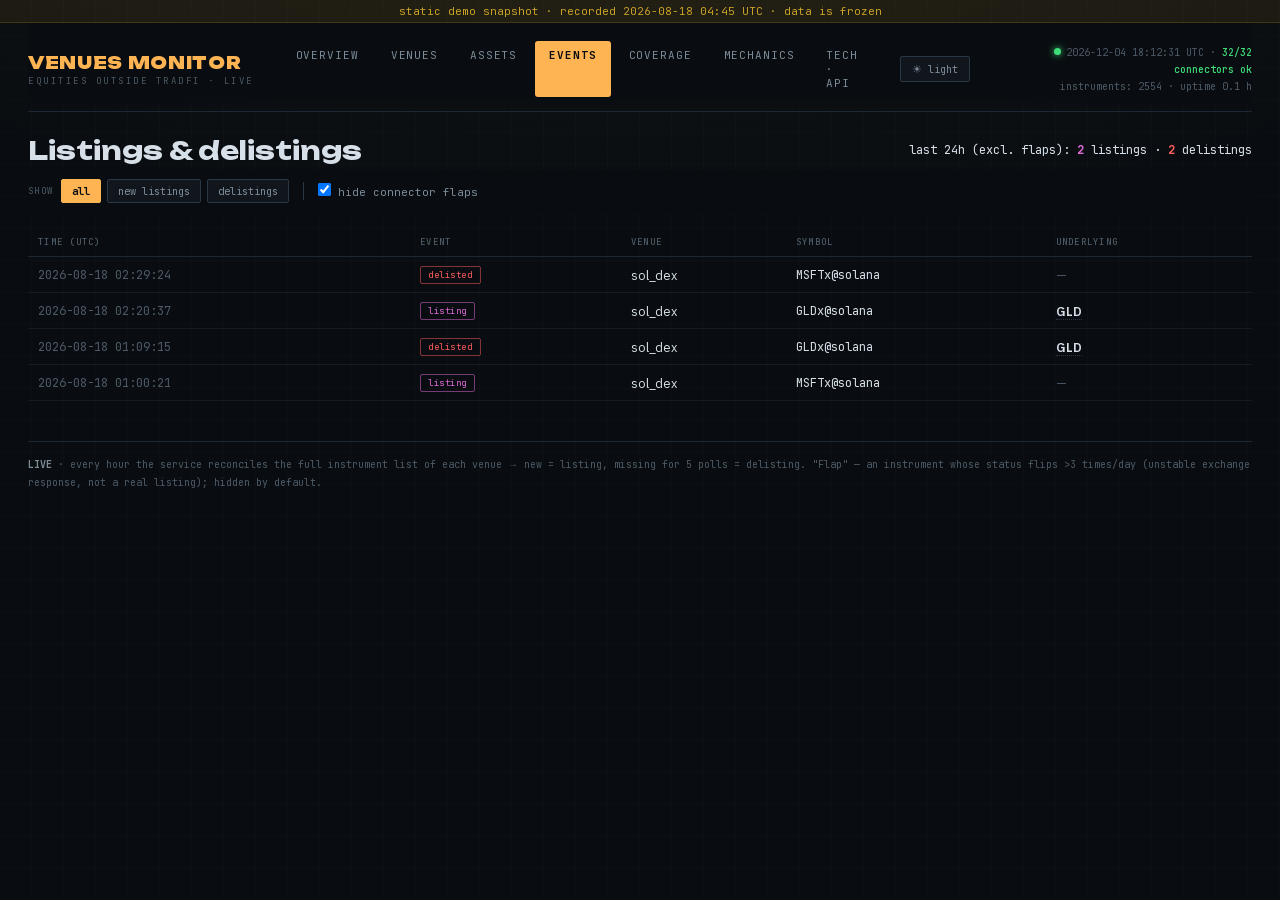
<file: demo/events.html>
<!DOCTYPE html>
<html lang="en">
<head>
<meta charset="utf-8">
<title>Venues Monitor — Events</title>
<meta name="viewport" content="width=device-width, initial-scale=1">
<link rel="stylesheet" href="static/style.css">
</head>
<body><div style="background:#8b6c1a22;border-bottom:1px solid #8b6c1a55;color:#c9a227;font:11px 'JetBrains Mono',monospace;text-align:center;padding:4px 8px">static demo snapshot · recorded 2026-08-18 04:45 UTC · data is frozen</div><script>const _f=window.fetch.bind(window);window.fetch=(u,o)=>_f(typeof u==='string'?u.replace(/api\/venue\/([^?]*)/,(m,p)=>'api/venue/'+p.replace(/[:\/]/g,'_')):u,o);</script>
<div class="wrap">

<header>
  <div class="brand">VENUES MONITOR<small>EQUITIES OUTSIDE TRADFI · LIVE</small></div>
  <nav>
    <a href="index.html">Overview</a>
    <a href="venue.html">Venues</a>
    <a href="assets.html">Assets</a>
    <a href="events.html" class="act">Events</a>
    <a href="coverage.html">Coverage</a>
    <a href="mechanics.html">Mechanics</a>
    <a href="tech.html">Tech · API</a>
  </nav>
  <button class="theme-btn" type="button"></button>
  <div class="hdr-meta" id="hdr-health"></div>
</header>

<div class="page-title" style="margin-top:22px">
  <h1>Listings & delistings</h1>
  <span style="margin-left:auto;font-family:'JetBrains Mono';font-size:12px" id="summary"></span>
</div>

<div class="toolbar" style="position:static;border:none">
  <span class="lbl">Show</span>
  <button type="button" class="fbtn ebtn act" data-k="">all</button>
  <button type="button" class="fbtn ebtn" data-k="listing">new listings</button>
  <button type="button" class="fbtn ebtn" data-k="delisted">delistings</button>
  <span class="sep"></span>
  <label style="font-family:'JetBrains Mono';font-size:11px;color:var(--dim);cursor:pointer">
    <input type="checkbox" id="hideflap" checked> hide connector flaps</label>
</div>

<section class="cat" style="margin-top:6px">
  <table>
    <thead><tr><th>Time (UTC)</th><th>Event</th><th>Venue</th><th>Symbol</th><th>Underlying</th></tr></thead>
    <tbody id="rows"></tbody>
  </table>
</section>

<p class="footnote"><b>LIVE</b> · every hour the service reconciles the full instrument list of each venue → new = listing, missing for 5 polls = delisting. "Flap" — an instrument whose status flips >3 times/day (unstable exchange response, not a real listing); hidden by default.</p>

</div>
<script src="static/live.js"></script>
<script>
let kind = '', hideflap = true, DATA = [];
const VSHORT = {binance_fut:'Binance Fut', okx_fut:'OKX', bitget_fut:'Bitget F', gate_fut:'Gate F',
  bybit_fut:'Bybit F', mexc_fut:'MEXC F', kucoin_fut:'KuCoin F', coinbase_intx:'INTX', cryptocom:'Crypto.com',
  kraken_fut:'Kraken D', bingx_fut:'BingX F', htx_fut:'HTX F', lighter:'Lighter', aster:'Aster', ostium:'Ostium',
  grvt:'GRVT', edgex:'edgeX', apex:'ApeX', kraken_spot:'Kraken', bybit_spot:'Bybit', gate_spot:'Gate',
  mexc_spot:'MEXC', bitget_spot:'Bitget', binance_bstocks:'bStocks'};
const vn = v => VSHORT[v] || (v && v.startsWith('hip3:') ? v.slice(5) : v);
function draw() {
  const list = DATA.filter(e => (!kind || e.kind === kind) && !(hideflap && e.flap));
  document.getElementById('rows').innerHTML = list.map(e => `
    <tr>
      <td class="num mut">${e.ts.slice(0,19).replace('T',' ')}</td>
      <td>${e.kind === 'listing'
        ? '<span class="chip new">listing</span>'
        : '<span class="chip warn">delisted</span>'}${e.flap ? ' <span class="chip mut" style="border-color:var(--line2)">flap</span>' : ''}</td>
      <td>${esc(vn(e.venue_id))}</td>
      <td class="num">${esc(e.symbol)}</td>
      <td>${e.underlying ? `<a class="vn" href="assets.html?t=${eurl(e.underlying)}">${esc(e.underlying)}</a>` : '<span class="mut">—</span>'}</td>
    </tr>`).join('') || '<tr><td colspan="5" class="mut" style="text-align:center;padding:14px">no events</td></tr>';
}
async function load() {
  const d = await j('api/events?limit=300');
  DATA = d.events;
  const a = d.last24h || {};
  document.getElementById('summary').innerHTML =
    `last 24h (excl. flaps): <b style="color:var(--c-preipo)">${a.listing||0}</b> listings · <b style="color:var(--red)">${a.delisted||0}</b> delistings`;
  draw();
}
document.querySelectorAll('.ebtn').forEach(b => b.onclick = () => {
  document.querySelectorAll('.ebtn').forEach(x => x.classList.remove('act'));
  b.classList.add('act'); kind = b.dataset.k; draw();
});
document.getElementById('hideflap').onchange = e => { hideflap = e.target.checked; draw(); };
bindTheme(); renderHealth(); load();
setInterval(() => { renderHealth(); load(); }, 30000);
</script>
</body>
</html>
</file>
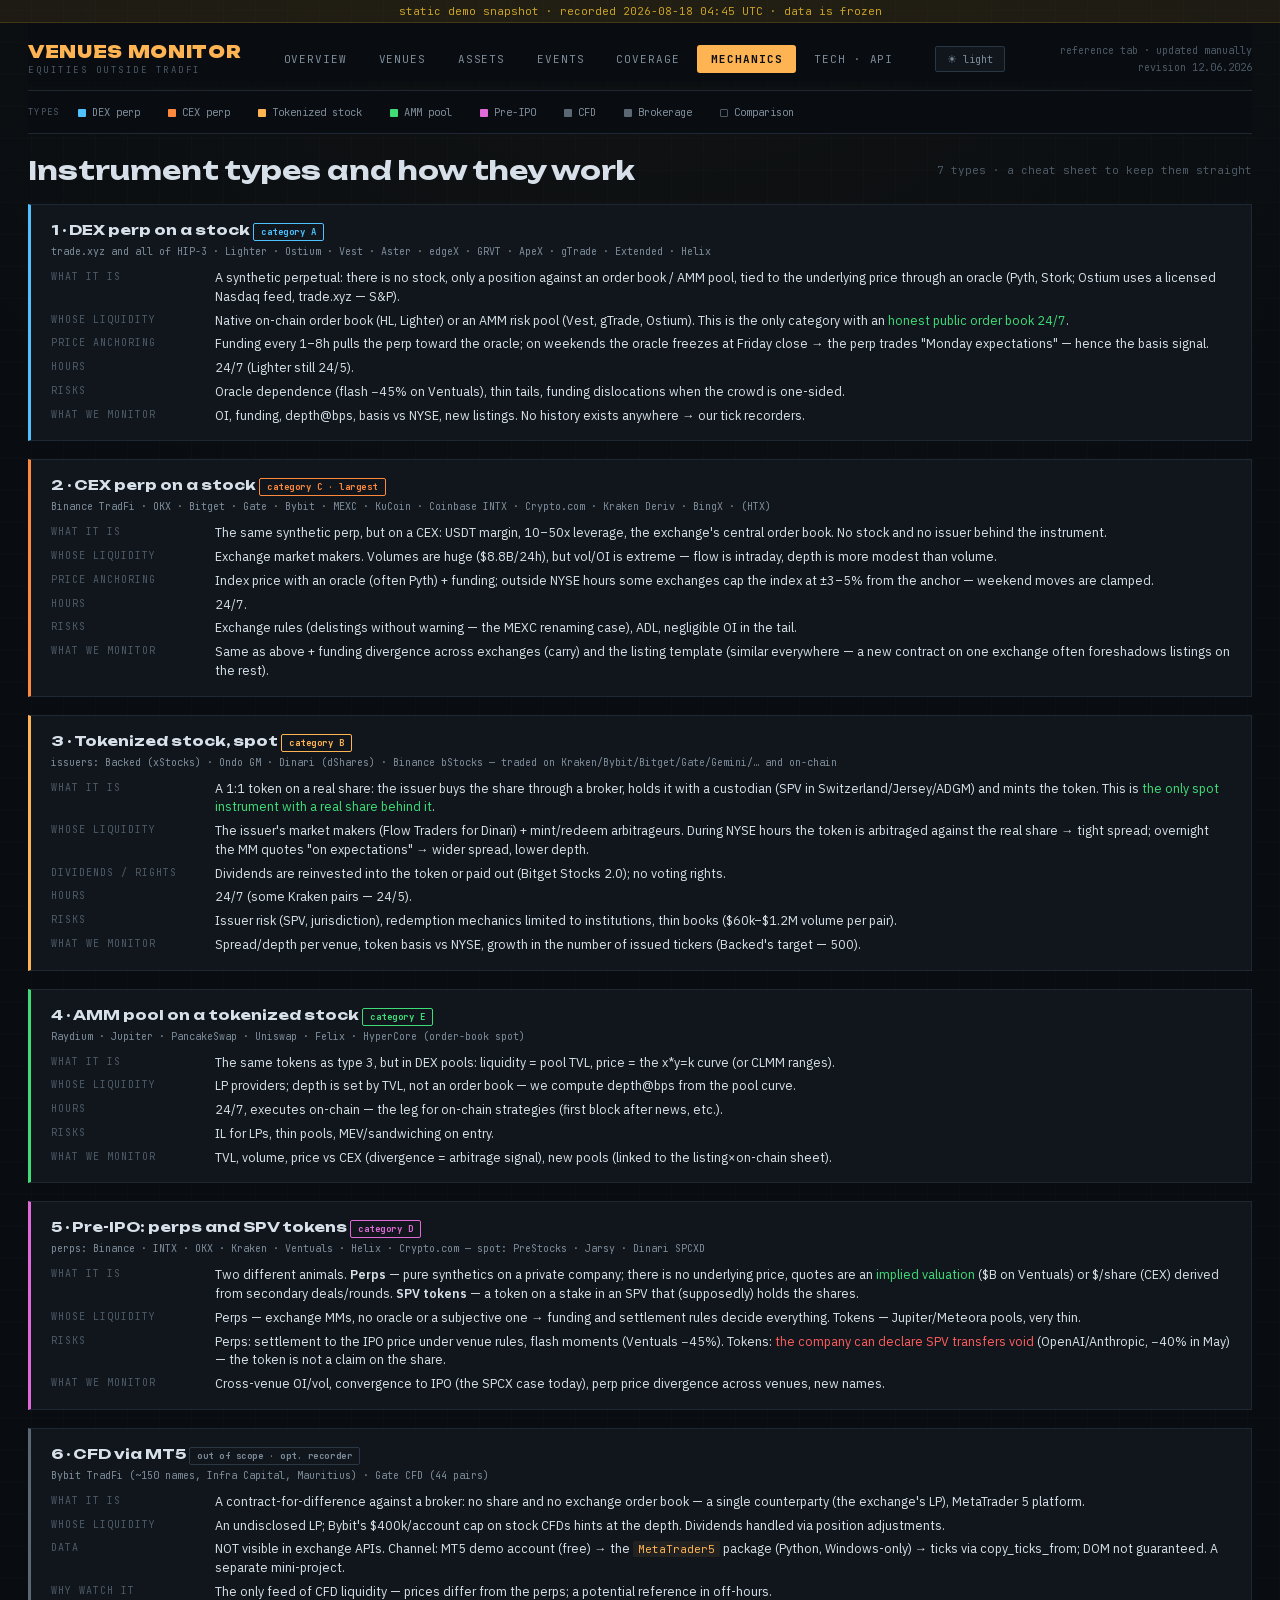
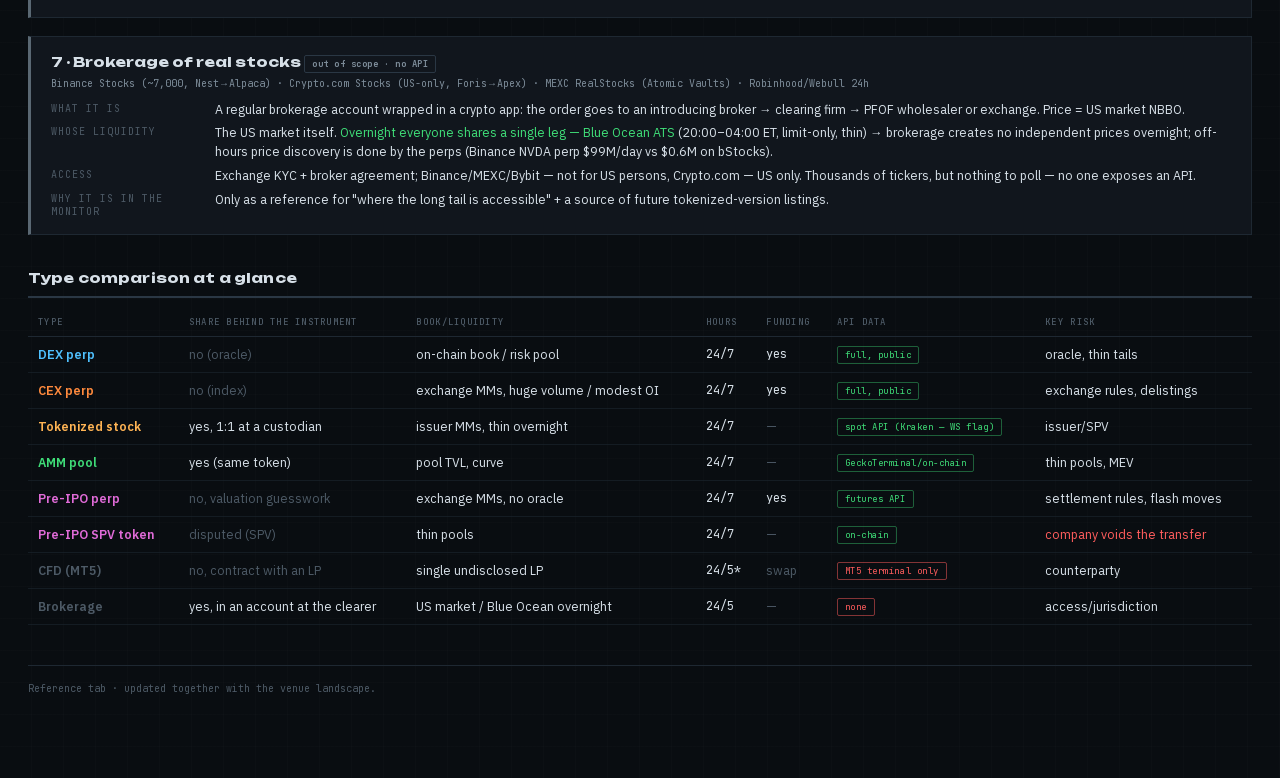
<file: demo/mechanics.html>
<!DOCTYPE html>
<html lang="en">
<head>
<meta charset="utf-8">
<title>Venues Monitor — Mechanics</title>
<meta name="viewport" content="width=device-width, initial-scale=1">
<link rel="stylesheet" href="static/style.css">
</head>
<body><div style="background:#8b6c1a22;border-bottom:1px solid #8b6c1a55;color:#c9a227;font:11px 'JetBrains Mono',monospace;text-align:center;padding:4px 8px">static demo snapshot · recorded 2026-08-18 04:45 UTC · data is frozen</div><script>const _f=window.fetch.bind(window);window.fetch=(u,o)=>_f(typeof u==='string'?u.replace(/api\/venue\/([^?]*)/,(m,p)=>'api/venue/'+p.replace(/[:\/]/g,'_')):u,o);</script>
<div class="wrap">

<header>
  <div class="brand">VENUES MONITOR<small>EQUITIES OUTSIDE TRADFI</small></div>
  <nav>
    <a href="index.html">Overview</a>
    <a href="venue.html">Venues</a>
    <a href="assets.html">Assets</a>
    <a href="events.html">Events</a>
    <a href="coverage.html">Coverage</a>
    <a class="act" href="mechanics.html">Mechanics</a>
    <a href="tech.html">Tech · API</a>
  </nav>
  <button class="theme-btn" type="button"></button>
  <div class="hdr-meta">reference tab · updated manually<br>revision 12.06.2026</div>
</header>

<div class="toolbar">
  <span class="lbl">Types</span>
  <a class="tlink" href="#m1"><i style="background:var(--c-dexperp)"></i>DEX perp</a>
  <a class="tlink" href="#m2"><i style="background:var(--c-cexfut)"></i>CEX perp</a>
  <a class="tlink" href="#m3"><i style="background:var(--c-cexspot)"></i>Tokenized stock</a>
  <a class="tlink" href="#m4"><i style="background:var(--c-amm)"></i>AMM pool</a>
  <a class="tlink" href="#m5"><i style="background:var(--c-preipo)"></i>Pre-IPO</a>
  <a class="tlink" href="#m6"><i style="background:var(--c-off)"></i>CFD</a>
  <a class="tlink" href="#m7"><i style="background:var(--c-off)"></i>Brokerage</a>
  <a class="tlink" href="#cmp"><i style="border:1px solid var(--faint)"></i>Comparison</a>
</div>

<div class="page-title" style="margin-top:20px">
  <h1>Instrument types and how they work</h1>
  <span style="margin-left:auto;font-family:'JetBrains Mono';font-size:11px;color:var(--faint)">7 types · a cheat sheet to keep them straight</span>
</div>

<div class="mech" id="m1" style="--mc: var(--c-dexperp)">
  <h3>1 · DEX perp on a stock <span class="chip" style="border-color:var(--c-dexperp);color:var(--c-dexperp)">category A</span></h3>
  <div class="who">trade.xyz and all of HIP-3 · Lighter · Ostium · Vest · Aster · edgeX · GRVT · ApeX · gTrade · Extended · Helix</div>
  <dl>
    <dt>What it is</dt><dd>A synthetic perpetual: there is no stock, only a position against an order book / AMM pool, tied to the underlying price through an oracle (Pyth, Stork; Ostium uses a licensed Nasdaq feed, trade.xyz — S&P).</dd>
    <dt>Whose liquidity</dt><dd>Native on-chain order book (HL, Lighter) or an AMM risk pool (Vest, gTrade, Ostium). This is the only category with an <span class="g">honest public order book 24/7</span>.</dd>
    <dt>Price anchoring</dt><dd>Funding every 1–8h pulls the perp toward the oracle; on weekends the oracle freezes at Friday close → the perp trades "Monday expectations" — hence the basis signal.</dd>
    <dt>Hours</dt><dd>24/7 (Lighter still 24/5).</dd>
    <dt>Risks</dt><dd>Oracle dependence (flash −45% on Ventuals), thin tails, funding dislocations when the crowd is one-sided.</dd>
    <dt>What we monitor</dt><dd>OI, funding, depth@bps, basis vs NYSE, new listings. No history exists anywhere → our tick recorders.</dd>
  </dl>
</div>

<div class="mech" id="m2" style="--mc: var(--c-cexfut)">
  <h3>2 · CEX perp on a stock <span class="chip" style="border-color:var(--c-cexfut);color:var(--c-cexfut)">category C · largest</span></h3>
  <div class="who">Binance TradFi · OKX · Bitget · Gate · Bybit · MEXC · KuCoin · Coinbase INTX · Crypto.com · Kraken Deriv · BingX · (HTX)</div>
  <dl>
    <dt>What it is</dt><dd>The same synthetic perp, but on a CEX: USDT margin, 10–50x leverage, the exchange's central order book. No stock and no issuer behind the instrument.</dd>
    <dt>Whose liquidity</dt><dd>Exchange market makers. Volumes are huge ($8.8B/24h), but vol/OI is extreme — flow is intraday, depth is more modest than volume.</dd>
    <dt>Price anchoring</dt><dd>Index price with an oracle (often Pyth) + funding; outside NYSE hours some exchanges cap the index at ±3–5% from the anchor — weekend moves are clamped.</dd>
    <dt>Hours</dt><dd>24/7.</dd>
    <dt>Risks</dt><dd>Exchange rules (delistings without warning — the MEXC renaming case), ADL, negligible OI in the tail.</dd>
    <dt>What we monitor</dt><dd>Same as above + funding divergence across exchanges (carry) and the listing template (similar everywhere — a new contract on one exchange often foreshadows listings on the rest).</dd>
  </dl>
</div>

<div class="mech" id="m3" style="--mc: var(--c-cexspot)">
  <h3>3 · Tokenized stock, spot <span class="chip" style="border-color:var(--c-cexspot);color:var(--c-cexspot)">category B</span></h3>
  <div class="who">issuers: Backed (xStocks) · Ondo GM · Dinari (dShares) · Binance bStocks — traded on Kraken/Bybit/Bitget/Gate/Gemini/… and on-chain</div>
  <dl>
    <dt>What it is</dt><dd>A 1:1 token on a real share: the issuer buys the share through a broker, holds it with a custodian (SPV in Switzerland/Jersey/ADGM) and mints the token. This is <span class="g">the only spot instrument with a real share behind it</span>.</dd>
    <dt>Whose liquidity</dt><dd>The issuer's market makers (Flow Traders for Dinari) + mint/redeem arbitrageurs. During NYSE hours the token is arbitraged against the real share → tight spread; overnight the MM quotes "on expectations" → wider spread, lower depth.</dd>
    <dt>Dividends / rights</dt><dd>Dividends are reinvested into the token or paid out (Bitget Stocks 2.0); no voting rights.</dd>
    <dt>Hours</dt><dd>24/7 (some Kraken pairs — 24/5).</dd>
    <dt>Risks</dt><dd>Issuer risk (SPV, jurisdiction), redemption mechanics limited to institutions, thin books ($60k–$1.2M volume per pair).</dd>
    <dt>What we monitor</dt><dd>Spread/depth per venue, token basis vs NYSE, growth in the number of issued tickers (Backed's target — 500).</dd>
  </dl>
</div>

<div class="mech" id="m4" style="--mc: var(--c-amm)">
  <h3>4 · AMM pool on a tokenized stock <span class="chip" style="border-color:var(--c-amm);color:var(--c-amm)">category E</span></h3>
  <div class="who">Raydium · Jupiter · PancakeSwap · Uniswap · Felix · HyperCore (order-book spot)</div>
  <dl>
    <dt>What it is</dt><dd>The same tokens as type 3, but in DEX pools: liquidity = pool TVL, price = the x*y=k curve (or CLMM ranges).</dd>
    <dt>Whose liquidity</dt><dd>LP providers; depth is set by TVL, not an order book — we compute depth@bps from the pool curve.</dd>
    <dt>Hours</dt><dd>24/7, executes on-chain — the leg for on-chain strategies (first block after news, etc.).</dd>
    <dt>Risks</dt><dd>IL for LPs, thin pools, MEV/sandwiching on entry.</dd>
    <dt>What we monitor</dt><dd>TVL, volume, price vs CEX (divergence = arbitrage signal), new pools (linked to the listing×on-chain sheet).</dd>
  </dl>
</div>

<div class="mech" id="m5" style="--mc: var(--c-preipo)">
  <h3>5 · Pre-IPO: perps and SPV tokens <span class="chip" style="border-color:var(--c-preipo);color:var(--c-preipo)">category D</span></h3>
  <div class="who">perps: Binance · INTX · OKX · Kraken · Ventuals · Helix · Crypto.com — spot: PreStocks · Jarsy · Dinari SPCXD</div>
  <dl>
    <dt>What it is</dt><dd>Two different animals. <b>Perps</b> — pure synthetics on a private company; there is no underlying price, quotes are an <span class="g">implied valuation</span> ($B on Ventuals) or $/share (CEX) derived from secondary deals/rounds. <b>SPV tokens</b> — a token on a stake in an SPV that (supposedly) holds the shares.</dd>
    <dt>Whose liquidity</dt><dd>Perps — exchange MMs, no oracle or a subjective one → funding and settlement rules decide everything. Tokens — Jupiter/Meteora pools, very thin.</dd>
    <dt>Risks</dt><dd>Perps: settlement to the IPO price under venue rules, flash moments (Ventuals −45%). Tokens: <span class="r">the company can declare SPV transfers void</span> (OpenAI/Anthropic, −40% in May) — the token is not a claim on the share.</dd>
    <dt>What we monitor</dt><dd>Cross-venue OI/vol, convergence to IPO (the SPCX case today), perp price divergence across venues, new names.</dd>
  </dl>
</div>

<div class="mech" id="m6" style="--mc: var(--c-off)">
  <h3>6 · CFD via MT5 <span class="chip">out of scope · opt. recorder</span></h3>
  <div class="who">Bybit TradFi (~150 names, Infra Capital, Mauritius) · Gate CFD (44 pairs)</div>
  <dl>
    <dt>What it is</dt><dd>A contract-for-difference against a broker: no share and no exchange order book — a single counterparty (the exchange's LP), MetaTrader 5 platform.</dd>
    <dt>Whose liquidity</dt><dd>An undisclosed LP; Bybit's $400k/account cap on stock CFDs hints at the depth. Dividends handled via position adjustments.</dd>
    <dt>Data</dt><dd>NOT visible in exchange APIs. Channel: MT5 demo account (free) → the <code>MetaTrader5</code> package (Python, Windows-only) → ticks via copy_ticks_from; DOM not guaranteed. A separate mini-project.</dd>
    <dt>Why watch it</dt><dd>The only feed of CFD liquidity — prices differ from the perps; a potential reference in off-hours.</dd>
  </dl>
</div>

<div class="mech" id="m7" style="--mc: var(--c-off)">
  <h3>7 · Brokerage of real stocks <span class="chip">out of scope · no API</span></h3>
  <div class="who">Binance Stocks (~7,000, Nest→Alpaca) · Crypto.com Stocks (US-only, Foris→Apex) · MEXC RealStocks (Atomic Vaults) · Robinhood/Webull 24h</div>
  <dl>
    <dt>What it is</dt><dd>A regular brokerage account wrapped in a crypto app: the order goes to an introducing broker → clearing firm → PFOF wholesaler or exchange. Price = US market NBBO.</dd>
    <dt>Whose liquidity</dt><dd>The US market itself. <span class="g">Overnight everyone shares a single leg — Blue Ocean ATS</span> (20:00–04:00 ET, limit-only, thin) → brokerage creates no independent prices overnight; off-hours price discovery is done by the perps (Binance NVDA perp $99M/day vs $0.6M on bStocks).</dd>
    <dt>Access</dt><dd>Exchange KYC + broker agreement; Binance/MEXC/Bybit — not for US persons, Crypto.com — US only. Thousands of tickers, but nothing to poll — no one exposes an API.</dd>
    <dt>Why it is in the monitor</dt><dd>Only as a reference for "where the long tail is accessible" + a source of future tokenized-version listings.</dd>
  </dl>
</div>

<section class="cat" id="cmp" style="margin-top:34px">
  <div class="cat-head" style="border-color:var(--line2)"><h2 style="font-size:14px">Type comparison at a glance</h2></div>
  <table>
    <thead><tr><th>Type</th><th>Share behind the instrument</th><th>Book/liquidity</th><th>Hours</th><th>Funding</th><th>API data</th><th>Key risk</th></tr></thead>
    <tbody>
      <tr><td><b style="color:var(--c-dexperp)">DEX perp</b></td><td class="mut">no (oracle)</td><td>on-chain book / risk pool</td><td class="num">24/7</td><td class="num">yes</td><td><span class="chip ok">full, public</span></td><td>oracle, thin tails</td></tr>
      <tr><td><b style="color:var(--c-cexfut)">CEX perp</b></td><td class="mut">no (index)</td><td>exchange MMs, huge volume / modest OI</td><td class="num">24/7</td><td class="num">yes</td><td><span class="chip ok">full, public</span></td><td>exchange rules, delistings</td></tr>
      <tr><td><b style="color:var(--c-cexspot)">Tokenized stock</b></td><td class="g">yes, 1:1 at a custodian</td><td>issuer MMs, thin overnight</td><td class="num">24/7</td><td class="mut">—</td><td><span class="chip ok">spot API (Kraken — WS flag)</span></td><td>issuer/SPV</td></tr>
      <tr><td><b style="color:var(--c-amm)">AMM pool</b></td><td class="g">yes (same token)</td><td>pool TVL, curve</td><td class="num">24/7</td><td class="mut">—</td><td><span class="chip ok">GeckoTerminal/on-chain</span></td><td>thin pools, MEV</td></tr>
      <tr><td><b style="color:var(--c-preipo)">Pre-IPO perp</b></td><td class="mut">no, valuation guesswork</td><td>exchange MMs, no oracle</td><td class="num">24/7</td><td class="num">yes</td><td><span class="chip ok">futures API</span></td><td>settlement rules, flash moves</td></tr>
      <tr><td><b style="color:var(--c-preipo)">Pre-IPO SPV token</b></td><td class="mut">disputed (SPV)</td><td>thin pools</td><td class="num">24/7</td><td class="mut">—</td><td><span class="chip ok">on-chain</span></td><td><span class="dn">company voids the transfer</span></td></tr>
      <tr><td><b class="mut">CFD (MT5)</b></td><td class="mut">no, contract with an LP</td><td>single undisclosed LP</td><td class="num">24/5*</td><td class="mut">swap</td><td><span class="chip warn">MT5 terminal only</span></td><td>counterparty</td></tr>
      <tr><td><b class="mut">Brokerage</b></td><td class="g">yes, in an account at the clearer</td><td>US market / Blue Ocean overnight</td><td class="num">24/5</td><td class="mut">—</td><td><span class="chip warn">none</span></td><td>access/jurisdiction</td></tr>
    </tbody>
  </table>
</section>

<p class="footnote">Reference tab · updated together with the venue landscape.</p>

</div>
<script src="static/live.js"></script>
<script>bindTheme(); if(document.getElementById("hdr-health")) renderHealth();</script>
</body>
</html>
</file>
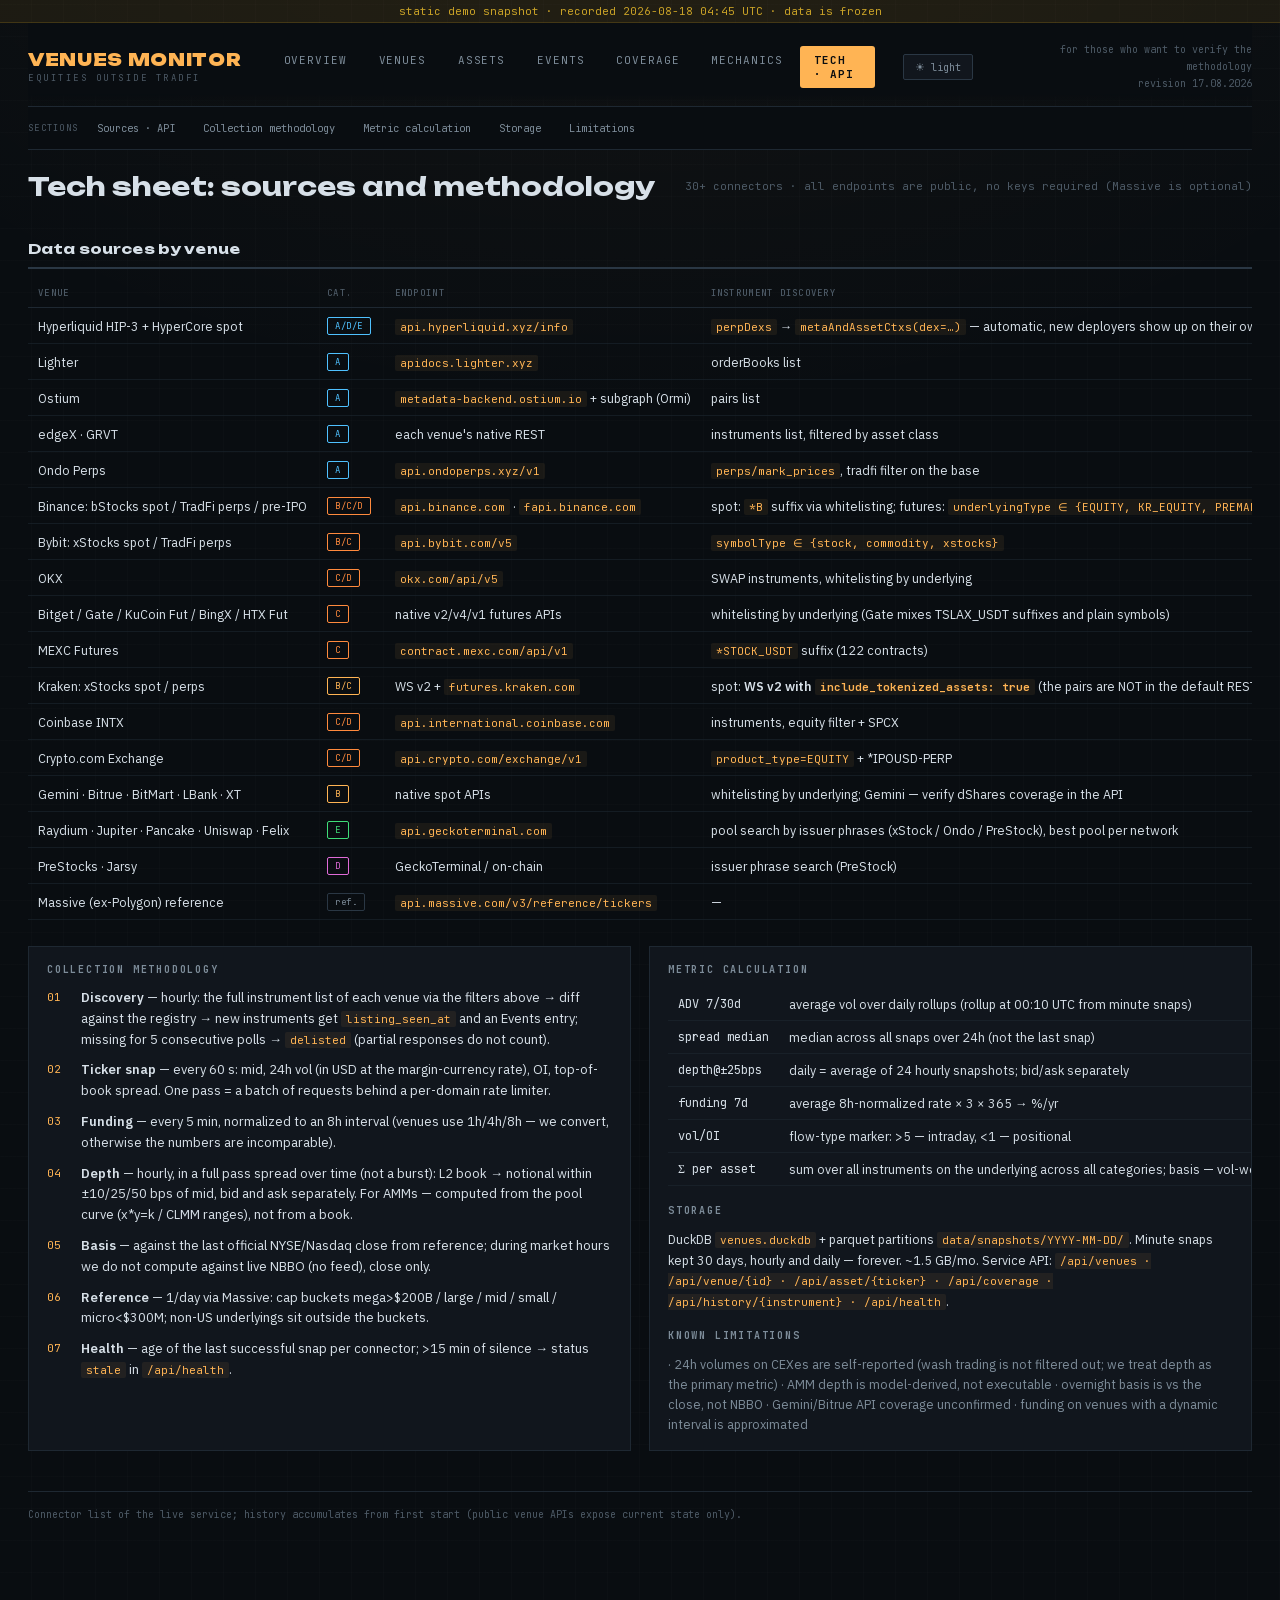
<file: demo/tech.html>
<!DOCTYPE html>
<html lang="en">
<head>
<meta charset="utf-8">
<title>Venues Monitor — Tech · API</title>
<meta name="viewport" content="width=device-width, initial-scale=1">
<link rel="stylesheet" href="static/style.css">
</head>
<body><div style="background:#8b6c1a22;border-bottom:1px solid #8b6c1a55;color:#c9a227;font:11px 'JetBrains Mono',monospace;text-align:center;padding:4px 8px">static demo snapshot · recorded 2026-08-18 04:45 UTC · data is frozen</div><script>const _f=window.fetch.bind(window);window.fetch=(u,o)=>_f(typeof u==='string'?u.replace(/api\/venue\/([^?]*)/,(m,p)=>'api/venue/'+p.replace(/[:\/]/g,'_')):u,o);</script>
<div class="wrap">

<header>
  <div class="brand">VENUES MONITOR<small>EQUITIES OUTSIDE TRADFI</small></div>
  <nav>
    <a href="index.html">Overview</a>
    <a href="venue.html">Venues</a>
    <a href="assets.html">Assets</a>
    <a href="events.html">Events</a>
    <a href="coverage.html">Coverage</a>
    <a href="mechanics.html">Mechanics</a>
    <a class="act" href="tech.html">Tech · API</a>
  </nav>
  <button class="theme-btn" type="button"></button>
  <div class="hdr-meta">for those who want to verify the methodology<br>revision 17.08.2026</div>
</header>

<div class="toolbar">
  <span class="lbl">Sections</span>
  <a class="tlink" href="#apis">Sources · API</a>
  <a class="tlink" href="#meth">Collection methodology</a>
  <a class="tlink" href="#metrics">Metric calculation</a>
  <a class="tlink" href="#storage">Storage</a>
  <a class="tlink" href="#limits">Limitations</a>
</div>

<div class="page-title" style="margin-top:20px">
  <h1>Tech sheet: sources and methodology</h1>
  <span style="margin-left:auto;font-family:'JetBrains Mono';font-size:11px;color:var(--faint)">30+ connectors · all endpoints are public, no keys required (Massive is optional)</span>
</div>

<section class="cat" id="apis">
  <div class="cat-head" style="border-color:var(--line2)"><h2 style="font-size:14px">Data sources by venue</h2></div>
  <table>
    <thead><tr><th>Venue</th><th>Cat.</th><th>Endpoint</th><th>Instrument discovery</th><th>What we pull</th><th>Transport</th></tr></thead>
    <tbody>
      <tr><td>Hyperliquid HIP-3 + HyperCore spot</td><td><span class="chip" style="border-color:var(--c-dexperp);color:var(--c-dexperp)">A/D/E</span></td><td><span class="code">api.hyperliquid.xyz/info</span></td><td><span class="code">perpDexs</span> → <span class="code">metaAndAssetCtxs(dex=…)</span> — automatic, new deployers show up on their own</td><td>mid/vol/OI/funding/L2 book</td><td>REST + WS</td></tr>
      <tr><td>Lighter</td><td><span class="chip" style="border-color:var(--c-dexperp);color:var(--c-dexperp)">A</span></td><td><span class="code">apidocs.lighter.xyz</span></td><td>orderBooks list</td><td>ticker/depth/funding/trades</td><td>REST</td></tr>
      <tr><td>Ostium</td><td><span class="chip" style="border-color:var(--c-dexperp);color:var(--c-dexperp)">A</span></td><td><span class="code">metadata-backend.ostium.io</span> + subgraph (Ormi)</td><td>pairs list</td><td>prices/OI/funding; depth — from pool risk parameters</td><td>REST + subgraph</td></tr>
      <tr><td>edgeX · GRVT</td><td><span class="chip" style="border-color:var(--c-dexperp);color:var(--c-dexperp)">A</span></td><td>each venue's native REST</td><td>instruments list, filtered by asset class</td><td>ticker/OI/funding</td><td>REST</td></tr>
      <tr><td>Ondo Perps</td><td><span class="chip" style="border-color:var(--c-dexperp);color:var(--c-dexperp)">A</span></td><td><span class="code">api.ondoperps.xyz/v1</span></td><td><span class="code">perps/mark_prices</span>, tradfi filter on the base</td><td>mark/vol/OI; funding per market</td><td>REST</td></tr>
      <tr><td>Binance: bStocks spot / TradFi perps / pre-IPO</td><td><span class="chip" style="border-color:var(--c-cexfut);color:var(--c-cexfut)">B/C/D</span></td><td><span class="code">api.binance.com</span> · <span class="code">fapi.binance.com</span></td><td>spot: <span class="code">*B</span> suffix via whitelisting; futures: <span class="code">underlyingType ∈ {EQUITY, KR_EQUITY, PREMARKET}</span></td><td>ticker/OI/funding/depth</td><td>native REST</td></tr>
      <tr><td>Bybit: xStocks spot / TradFi perps</td><td><span class="chip" style="border-color:var(--c-cexfut);color:var(--c-cexfut)">B/C</span></td><td><span class="code">api.bybit.com/v5</span></td><td><span class="code">symbolType ∈ {stock, commodity, xstocks}</span></td><td>ticker/OI/funding/depth</td><td>native REST</td></tr>
      <tr><td>OKX</td><td><span class="chip" style="border-color:var(--c-cexfut);color:var(--c-cexfut)">C/D</span></td><td><span class="code">okx.com/api/v5</span></td><td>SWAP instruments, whitelisting by underlying</td><td>ticker/OI/funding/depth</td><td>native REST</td></tr>
      <tr><td>Bitget / Gate / KuCoin Fut / BingX / HTX Fut</td><td><span class="chip" style="border-color:var(--c-cexfut);color:var(--c-cexfut)">C</span></td><td>native v2/v4/v1 futures APIs</td><td>whitelisting by underlying (Gate mixes TSLAX_USDT suffixes and plain symbols)</td><td>ticker/OI/funding/depth</td><td>native REST</td></tr>
      <tr><td>MEXC Futures</td><td><span class="chip" style="border-color:var(--c-cexfut);color:var(--c-cexfut)">C</span></td><td><span class="code">contract.mexc.com/api/v1</span></td><td><span class="code">*STOCK_USDT</span> suffix (122 contracts)</td><td>ticker/OI/funding/depth</td><td>native REST</td></tr>
      <tr><td>Kraken: xStocks spot / perps</td><td><span class="chip" style="border-color:var(--c-cexspot);color:var(--c-cexspot)">B/C</span></td><td>WS v2 + <span class="code">futures.kraken.com</span></td><td>spot: <b>WS v2 with <span class="code">include_tokenized_assets: true</span></b> (the pairs are NOT in the default REST listing); futures: <span class="code">PF_*X*USD</span> mask</td><td>ticker/depth; funding on perps</td><td>native WS + REST</td></tr>
      <tr><td>Coinbase INTX</td><td><span class="chip" style="border-color:var(--c-cexfut);color:var(--c-cexfut)">C/D</span></td><td><span class="code">api.international.coinbase.com</span></td><td>instruments, equity filter + SPCX</td><td>ticker/OI/funding</td><td>REST</td></tr>
      <tr><td>Crypto.com Exchange</td><td><span class="chip" style="border-color:var(--c-cexfut);color:var(--c-cexfut)">C/D</span></td><td><span class="code">api.crypto.com/exchange/v1</span></td><td><span class="code">product_type=EQUITY</span> + *IPOUSD-PERP</td><td>ticker/OI/funding/depth</td><td>REST + WS</td></tr>
      <tr><td>Gemini · Bitrue · BitMart · LBank · XT</td><td><span class="chip" style="border-color:var(--c-cexspot);color:var(--c-cexspot)">B</span></td><td>native spot APIs</td><td>whitelisting by underlying; Gemini — verify dShares coverage in the API</td><td>ticker/depth</td><td>native REST</td></tr>
      <tr><td>Raydium · Jupiter · Pancake · Uniswap · Felix</td><td><span class="chip" style="border-color:var(--c-amm);color:var(--c-amm)">E</span></td><td><span class="code">api.geckoterminal.com</span></td><td>pool search by issuer phrases (xStock / Ondo / PreStock), best pool per network</td><td>pool price/volume/TVL</td><td>REST · 30 rpm limit</td></tr>
      <tr><td>PreStocks · Jarsy</td><td><span class="chip" style="border-color:var(--c-preipo);color:var(--c-preipo)">D</span></td><td>GeckoTerminal / on-chain</td><td>issuer phrase search (PreStock)</td><td>price/volume/TVL</td><td>REST</td></tr>
      <tr><td>Massive (ex-Polygon) reference</td><td><span class="chip">ref.</span></td><td><span class="code">api.massive.com/v3/reference/tickers</span></td><td>—</td><td>ticker/name/cap/CS-ETF type</td><td>REST · 1/day · key required</td></tr>
    </tbody>
  </table>
</section>

<div class="grid2" style="margin-top:26px">
  <div class="panel" id="meth">
    <h3 class="ph">Collection methodology</h3>
    <ol class="tech-meth">
      <li><b>Discovery</b> — hourly: the full instrument list of each venue via the filters above → diff against the registry → new instruments get <span class="code">listing_seen_at</span> and an Events entry; missing for 5 consecutive polls → <span class="code">delisted</span> (partial responses do not count).</li>
      <li><b>Ticker snap</b> — every 60 s: mid, 24h vol (in USD at the margin-currency rate), OI, top-of-book spread. One pass = a batch of requests behind a per-domain rate limiter.</li>
      <li><b>Funding</b> — every 5 min, normalized to an 8h interval (venues use 1h/4h/8h — we convert, otherwise the numbers are incomparable).</li>
      <li><b>Depth</b> — hourly, in a full pass spread over time (not a burst): L2 book → notional within ±10/25/50 bps of mid, bid and ask separately. For AMMs — computed from the pool curve (x*y=k / CLMM ranges), not from a book.</li>
      <li><b>Basis</b> — against the last official NYSE/Nasdaq close from reference; during market hours we do not compute against live NBBO (no feed), close only.</li>
      <li><b>Reference</b> — 1/day via Massive: cap buckets mega&gt;$200B / large / mid / small / micro&lt;$300M; non-US underlyings sit outside the buckets.</li>
      <li><b>Health</b> — age of the last successful snap per connector; &gt;15 min of silence → status <span class="code">stale</span> in <span class="code">/api/health</span>.</li>
    </ol>
  </div>
  <div class="panel">
    <h3 class="ph" id="metrics">Metric calculation</h3>
    <table style="margin-top:0">
      <tbody>
        <tr><td class="num">ADV 7/30d</td><td>average vol over daily rollups (rollup at 00:10 UTC from minute snaps)</td></tr>
        <tr><td class="num">spread median</td><td>median across all snaps over 24h (not the last snap)</td></tr>
        <tr><td class="num">depth@±25bps</td><td>daily = average of 24 hourly snapshots; bid/ask separately</td></tr>
        <tr><td class="num">funding 7d</td><td>average 8h-normalized rate × 3 × 365 → %/yr</td></tr>
        <tr><td class="num">vol/OI</td><td>flow-type marker: &gt;5 — intraday, &lt;1 — positional</td></tr>
        <tr><td class="num">Σ per asset</td><td>sum over all instruments on the underlying across all categories; basis — vol-weighted</td></tr>
      </tbody>
    </table>
    <h3 class="ph" id="storage" style="margin-top:18px">Storage</h3>
    <p style="font-size:12.5px;line-height:1.6">DuckDB <span class="code">venues.duckdb</span> + parquet partitions <span class="code">data/snapshots/YYYY-MM-DD/</span>. Minute snaps kept 30 days, hourly and daily — forever. ~1.5 GB/mo. Service API: <span class="code">/api/venues · /api/venue/{id} · /api/asset/{ticker} · /api/coverage · /api/history/{instrument} · /api/health</span>.</p>
    <h3 class="ph" id="limits" style="margin-top:18px">Known limitations</h3>
    <p style="font-size:12.5px;line-height:1.6;color:var(--dim)">· 24h volumes on CEXes are self-reported (wash trading is not filtered out; we treat depth as the primary metric) · AMM depth is model-derived, not executable · overnight basis is vs the close, not NBBO  · Gemini/Bitrue API coverage unconfirmed · funding on venues with a dynamic interval is approximated</p>
  </div>
</div>

<p class="footnote">Connector list of the live service; history accumulates from first start (public venue APIs expose current state only).</p>

</div>
<script src="static/live.js"></script>
<script>bindTheme(); if(document.getElementById("hdr-health")) renderHealth();</script>
</body>
</html>
</file>
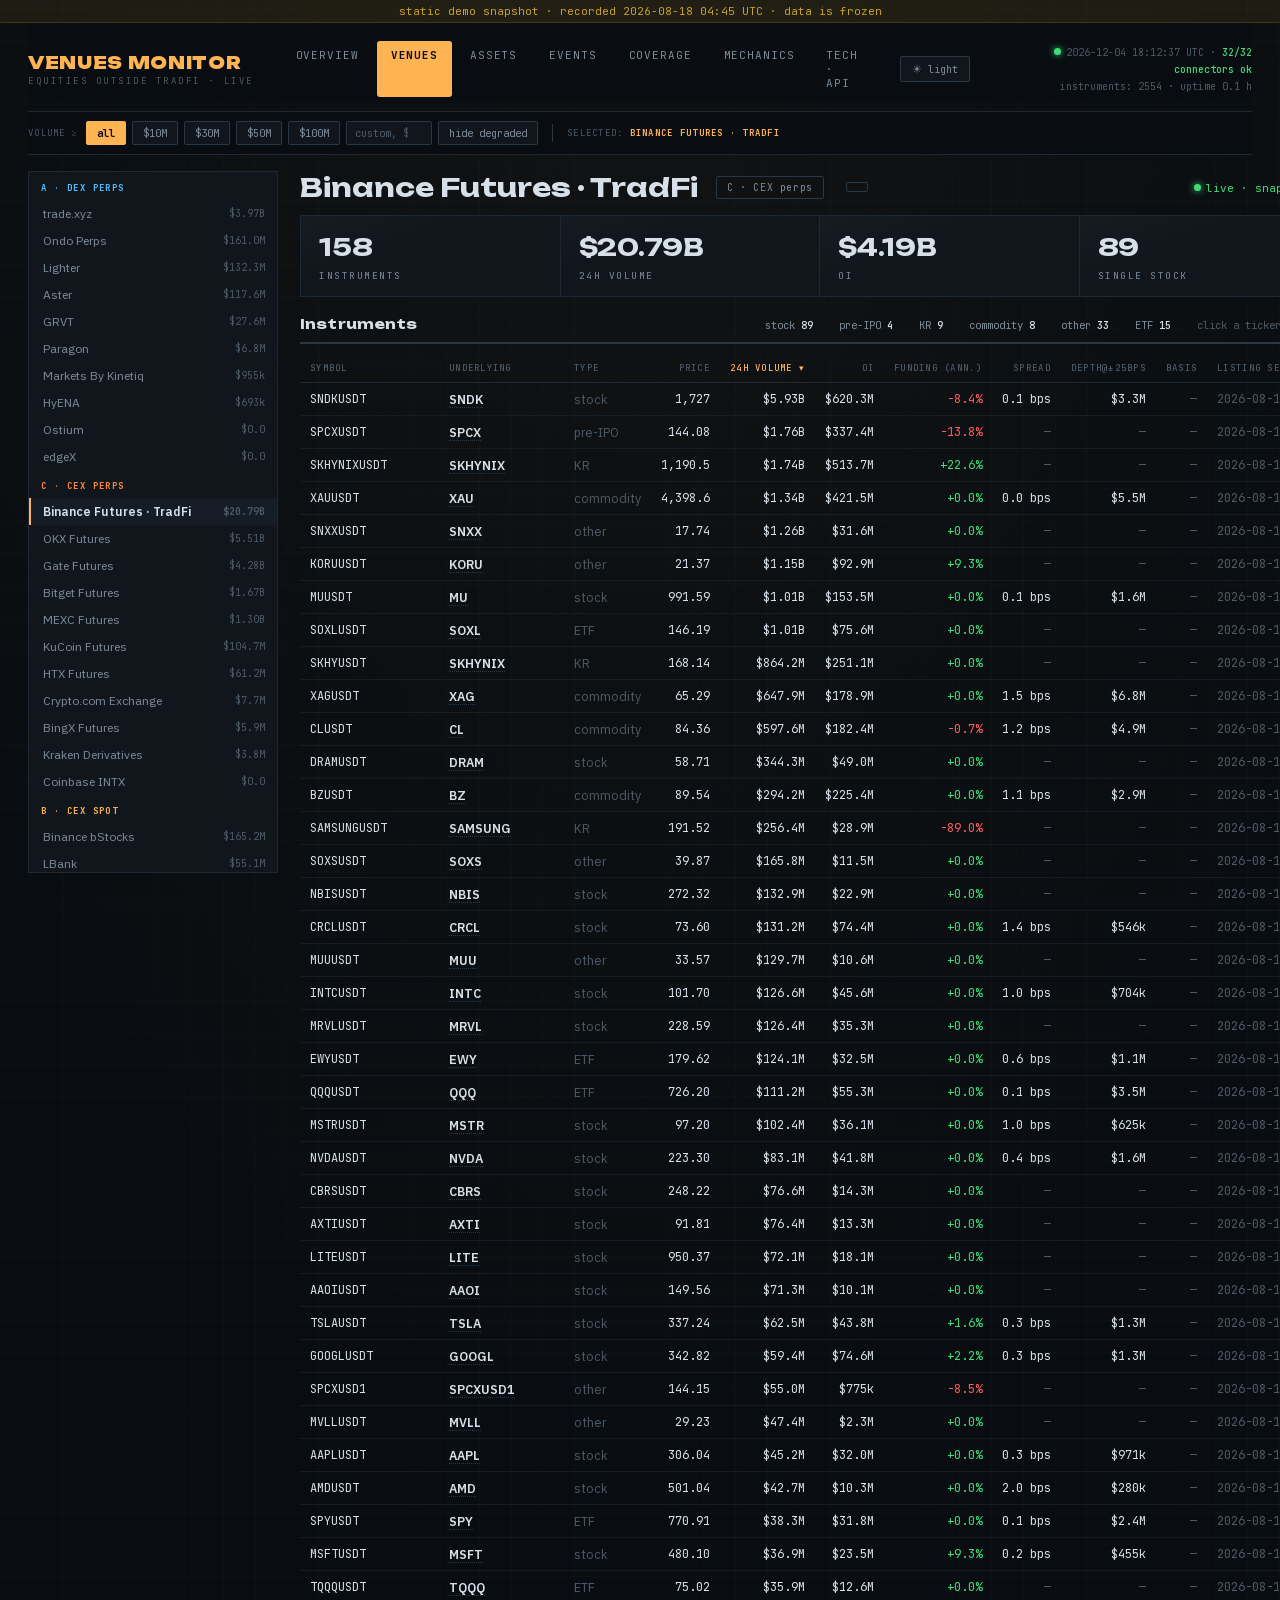
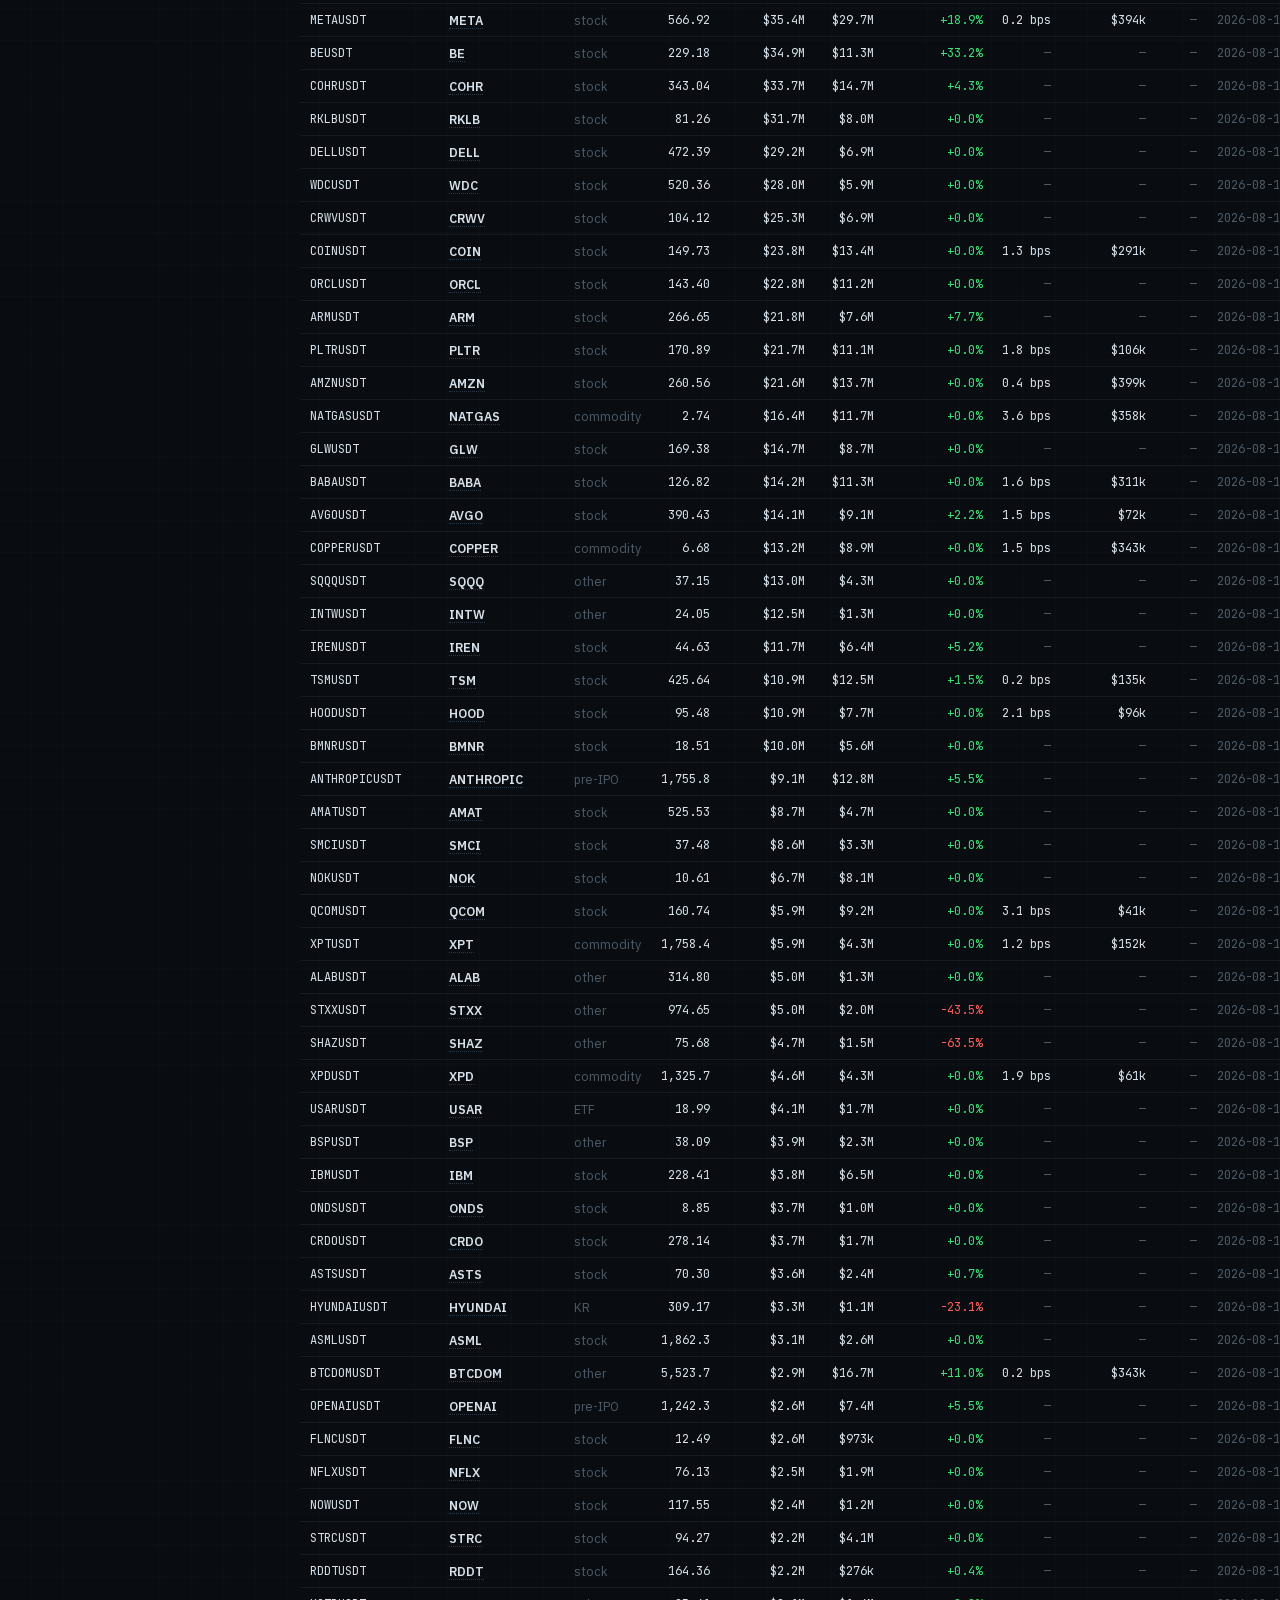
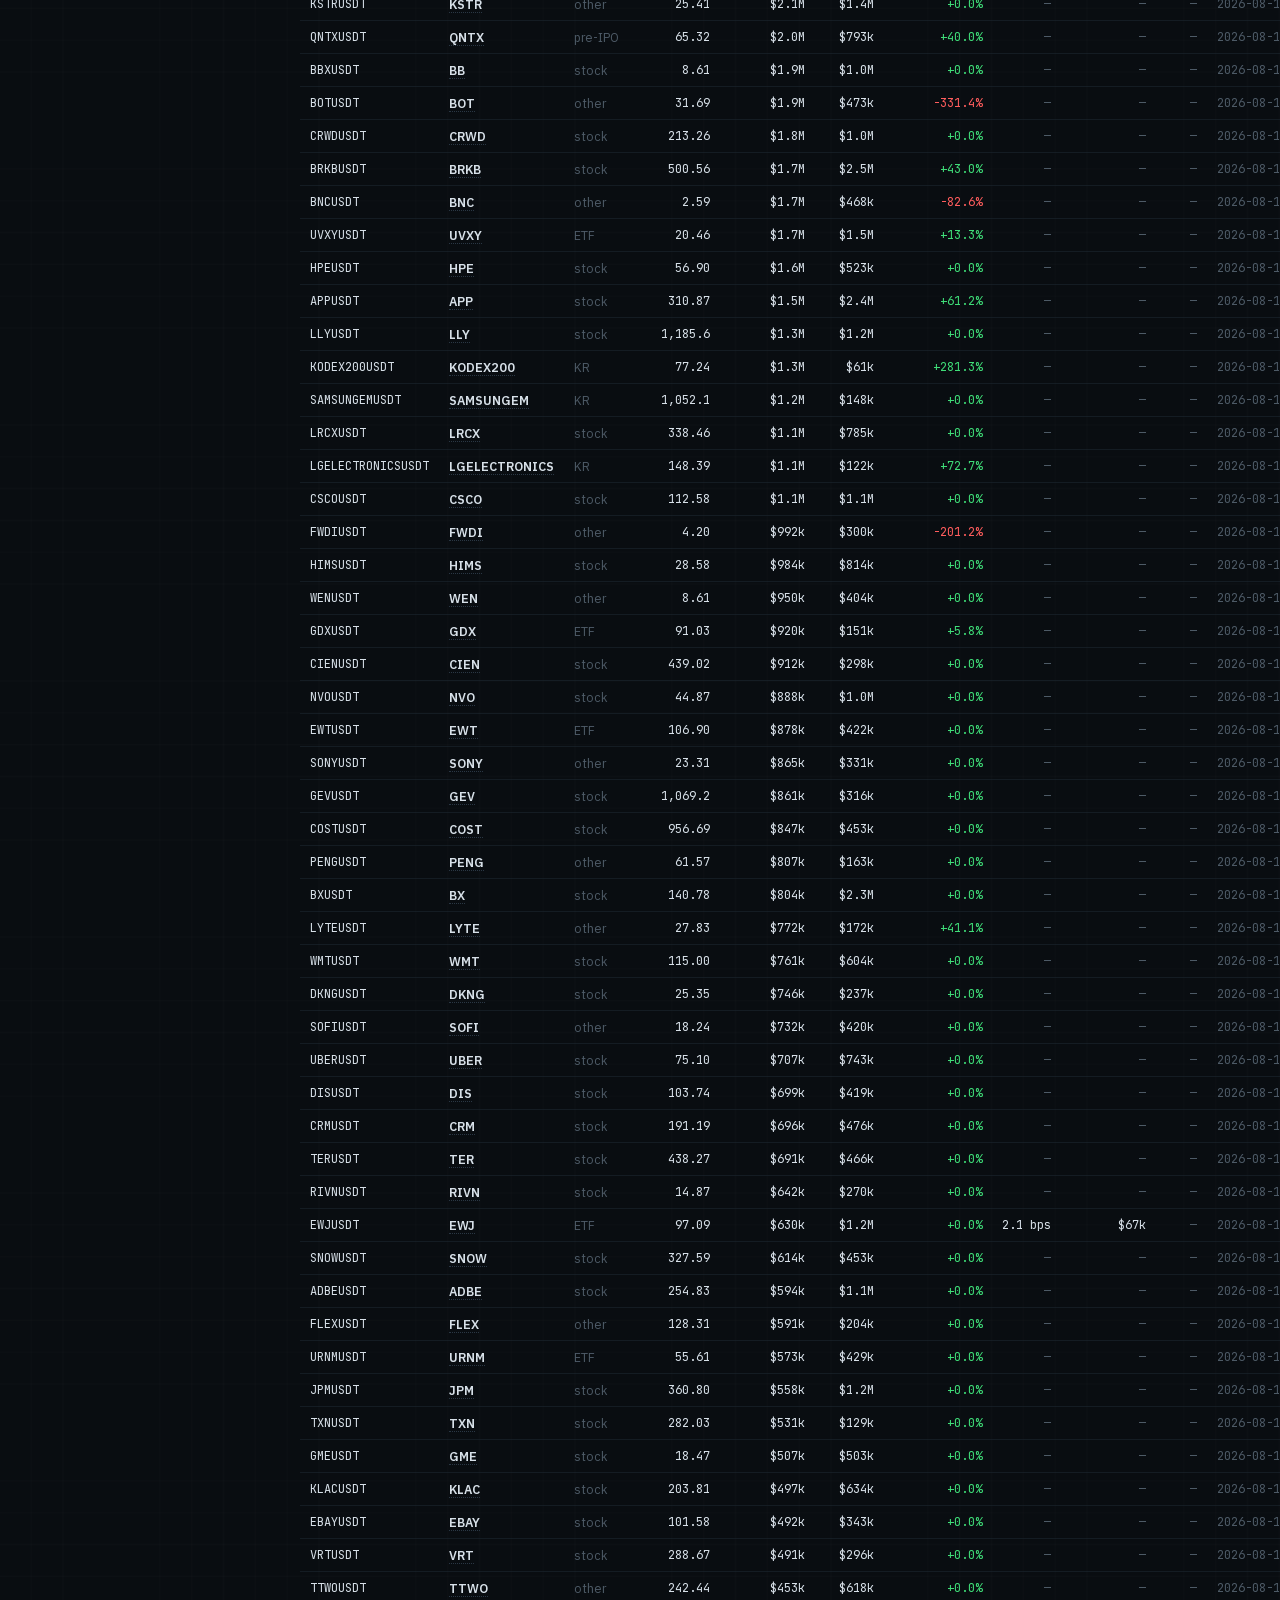
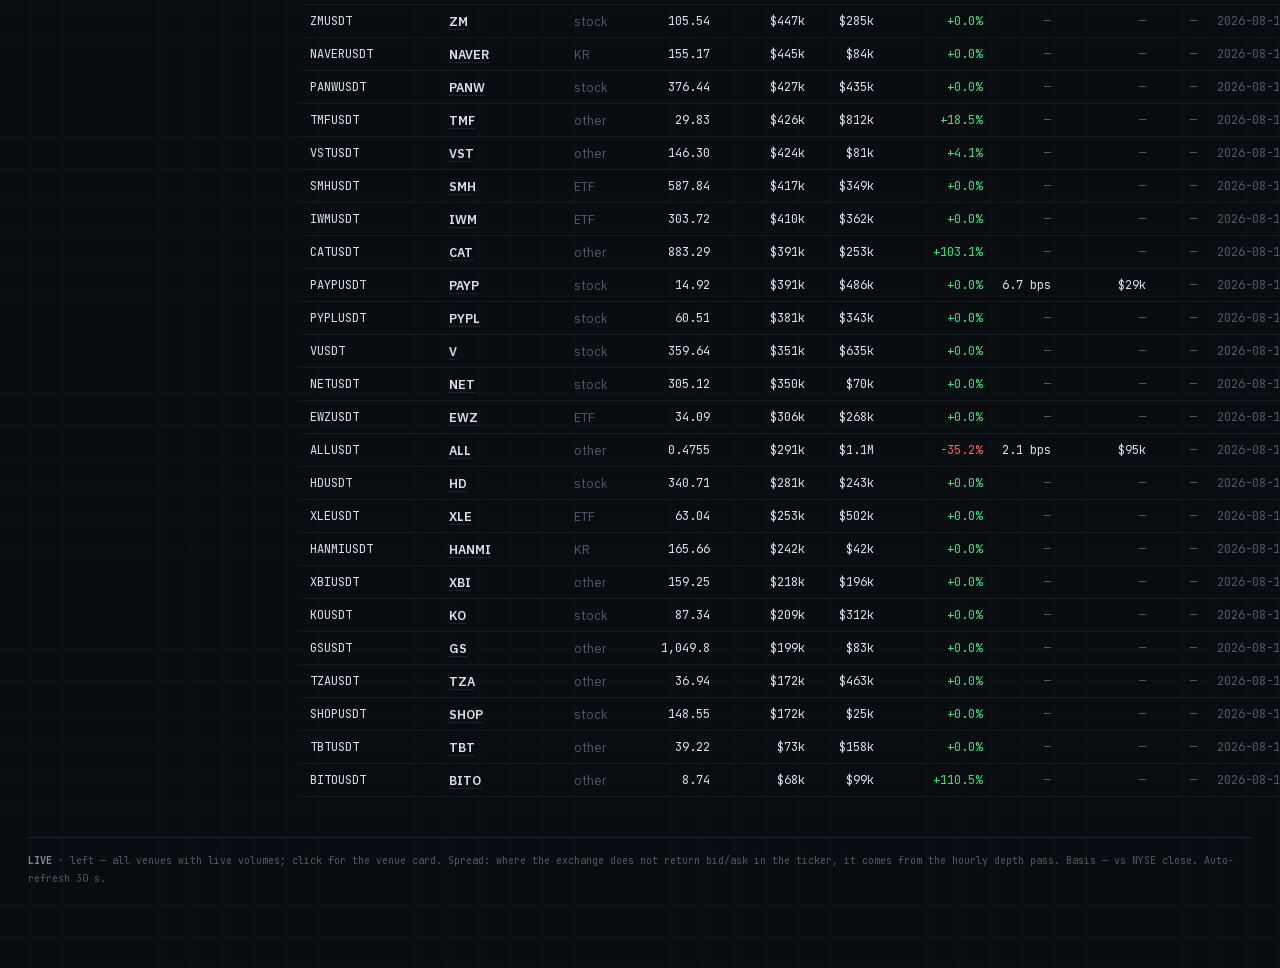
<file: demo/venue.html>
<!DOCTYPE html>
<html lang="en">
<head>
<meta charset="utf-8">
<title>Venues Monitor — Venues</title>
<meta name="viewport" content="width=device-width, initial-scale=1">
<link rel="stylesheet" href="static/style.css">
</head>
<body><div style="background:#8b6c1a22;border-bottom:1px solid #8b6c1a55;color:#c9a227;font:11px 'JetBrains Mono',monospace;text-align:center;padding:4px 8px">static demo snapshot · recorded 2026-08-18 04:45 UTC · data is frozen</div><script>const _f=window.fetch.bind(window);window.fetch=(u,o)=>_f(typeof u==='string'?u.replace(/api\/venue\/([^?]*)/,(m,p)=>'api/venue/'+p.replace(/[:\/]/g,'_')):u,o);</script>
<div class="wrap">

<header>
  <div class="brand">VENUES MONITOR<small>EQUITIES OUTSIDE TRADFI · LIVE</small></div>
  <nav>
    <a href="index.html">Overview</a>
    <a class="act" href="venue.html">Venues</a>
    <a href="assets.html">Assets</a>
    <a href="events.html">Events</a>
    <a href="coverage.html">Coverage</a>
    <a href="mechanics.html">Mechanics</a>
    <a href="tech.html">Tech · API</a>
  </nav>
  <button class="theme-btn" type="button"></button>
  <div class="hdr-meta" id="hdr-health"></div>
</header>

<div class="toolbar">
  <span class="lbl">Volume ≥</span>
  <button type="button" class="fbtn act" data-min="0">all</button>
  <button type="button" class="fbtn" data-min="10">$10M</button>
  <button type="button" class="fbtn" data-min="30">$30M</button>
  <button type="button" class="fbtn" data-min="50">$50M</button>
  <button type="button" class="fbtn" data-min="100">$100M</button>
  <input class="fnum" id="vol-free" type="number" min="0" placeholder="custom, $M">
  <button type="button" class="fbtn" id="hide-dead">hide degraded</button>
  <span class="sep"></span>
  <span class="lbl">selected: <b id="cur" style="color:var(--amber)"></b></span>
</div>

<div class="vlayout" style="margin-top:16px">
  <aside class="vside" id="side"></aside>

  <div>
    <div class="page-title" style="margin-top:0">
      <h1 id="vname">…</h1>
      <span class="chip" id="vcat"></span>
      <span class="chip mut" id="vchain"></span>
      <span style="margin-left:auto" id="vstatus"></span>
    </div>
    <div class="kpis" id="kpis" style="grid-template-columns:repeat(4,1fr);margin-top:12px"></div>

    <section class="cat" style="margin-top:18px">
      <div class="cat-head" style="border-color:var(--line2)">
        <h2 style="font-size:14px">Instruments</h2>
        <div class="cat-stats" id="istats"></div>
      </div>
      <table>
        <thead><tr><th>Symbol</th><th>Underlying</th><th>Type</th><th class="r">Price</th><th class="r sorted">24h volume</th><th class="r">OI</th><th class="r">Funding (ann.)</th><th class="r">Spread</th><th class="r">Depth@±25bps</th><th class="r">Basis</th><th>Listing seen</th></tr></thead>
        <tbody id="rows"></tbody>
      </table>
    </section>
  </div>
</div>

<p class="footnote"><b>LIVE</b> · left — all venues with live volumes; click for the venue card. Spread: where the exchange does not return bid/ask in the ticker, it comes from the hourly depth pass. Basis — vs NYSE close. Auto-refresh 30 s.</p>

</div>
<script src="static/live.js"></script>
<script>
let vid = new URLSearchParams(location.search).get('v');
let hideDead = false, venuesCache = [];

function renderSide() {
  const order = ['dex_perp', 'cex_fut', 'cex_spot', 'onchain_amm'];
  let html = '';
  for (const cat of order) {
    const list = venuesCache.filter(v => v.category === cat)
      .filter(v => (v.vol24h_usd || 0) >= minVol && !(hideDead && v.status !== 'live'))
      .sort((a, b) => (b.vol24h_usd || 0) - (a.vol24h_usd || 0));
    if (!list.length) continue;
    html += `<h4 style="color:${CAT[cat].color}">${CAT[cat].tag}</h4>`;
    html += list.map(v =>
      `<a class="${v.venue_id === vid ? 'act' : ''}" href="venue.html?v=${eurl(v.venue_id)}">
         ${esc(v.name)}${v.status !== 'live' ? ' <span class="chip warn">degr</span>' : ''}
         <span class="vol">${fm(v.vol24h_usd)}</span></a>`).join('');
  }
  document.getElementById('side').innerHTML = html;
}

async function renderVenue() {
  const d = await j('api/venue/' + vid);
  const v = d.venue, rows = d.instruments;
  document.title = 'Venues Monitor — ' + v.name;
  document.getElementById('vname').textContent = v.name;
  document.getElementById('cur').textContent = v.name;
  document.getElementById('vcat').textContent = (CAT[v.category] || {}).tag || v.category;
  document.getElementById('vchain').textContent = v.chain || '';
  const vmeta = venuesCache.find(x => x.venue_id === vid) || {};
  const auxbits = Object.entries(vmeta.aux || {}).map(([c, a]) =>
    `<span class="chip ${a.state === 'live' ? 'ok' : 'warn'}">${c}: ${STLABEL[a.state] || a.state}${a.age_sec != null ? ' ' + a.age_sec + 's' : ''}</span>`).join(' ');
  document.getElementById('vstatus').innerHTML =
    `<span class="dot ${dotc(vmeta.status || 'live')}"></span><span style="font-family:'JetBrains Mono';font-size:11px;color:var(--green)">${STLABEL[vmeta.status] || vmeta.status || ''} · snap ${vmeta.snap_age_sec ?? '—'} s ago</span> ${auxbits}`;
  const vol = rows.reduce((a, r) => a + (r.vol24h_usd || 0), 0);
  const oi = rows.reduce((a, r) => a + (r.oi_usd || 0), 0);
  document.getElementById('kpis').innerHTML = `
    <div class="kpi"><div class="v">${rows.length}</div><div class="l">instruments</div></div>
    <div class="kpi"><div class="v">${fm(vol)}</div><div class="l">24h volume</div></div>
    <div class="kpi"><div class="v">${oi ? fm(oi) : '—'}</div><div class="l">OI</div></div>
    <div class="kpi"><div class="v">${rows.filter(r => r.asset_type === 'single_stock').length}</div><div class="l">single stock</div></div>`;
  const byType = {};
  rows.forEach(r => byType[r.asset_type] = (byType[r.asset_type] || 0) + 1);
  document.getElementById('istats').innerHTML = Object.entries(byType)
    .map(([t, n]) => `<span>${AT[t] || t} <b>${n}</b></span>`).join('') +
    '<span style="color:var(--faint)">click a ticker → Assets</span>';
  document.getElementById('rows').innerHTML = rows.map(r => `
    <tr data-v="${r.vol24h_usd || 0}">
      <td class="num">${esc(r.symbol)}</td>
      <td><a class="vn" href="assets.html?t=${eurl(r.underlying)}">${esc(r.underlying)}</a></td>
      <td class="mut">${AT[r.asset_type] || r.asset_type}</td>
      <td class="num r">${fpx(r.mid)}</td>
      <td class="num r">${fm(r.vol24h_usd)}</td>
      <td class="num r">${r.oi_usd ? fm(r.oi_usd) : '<span class="mut">—</span>'}</td>
      <td class="num r">${ffund(r.funding_rate)}</td>
      <td class="num r">${fbps(r.spread_bps)}</td>
      <td class="num r">${r.depth25_usd ? fm(r.depth25_usd) : '<span class="mut">—</span>'}</td>
      <td class="num r">${fbasis(r.basis_bps)}</td>
      <td class="num mut">${(r.listing_seen_at || '').slice(0, 16)}</td>
    </tr>`).join('');
  bindSort();
}

async function boot() {
  venuesCache = await j('api/venues');
  if (!vid || !venuesCache.some(v => v.venue_id === vid)) {
    vid = (venuesCache[0] || {}).venue_id;
  }
  renderSide();
  await renderVenue();
}
document.getElementById('hide-dead').onclick = e => {
  hideDead = !hideDead; e.target.classList.toggle('act', hideDead); renderSide();
};
document.querySelectorAll('.fbtn[data-min]').forEach(b => b.addEventListener('click', () => {
  document.querySelectorAll('.fbtn[data-min]').forEach(x => x.classList.remove('act'));
  b.classList.add('act'); minVol = parseFloat(b.dataset.min) * 1e6; renderSide();
}));
document.getElementById('vol-free').oninput = e => {
  document.querySelectorAll('.fbtn[data-min]').forEach(x => x.classList.remove('act'));
  minVol = (parseFloat(e.target.value) || 0) * 1e6; renderSide();
};
bindTheme(); renderHealth(); boot();
setInterval(() => { renderHealth(); renderVenue().catch(()=>{}); }, 30000);  // don't redraw the sidebar — avoids flicker
</script>
</body>
</html>
</file>
<file: demo/static/style.css>
/* Venues Monitor — terminal aesthetic: ink background, amber accents, mono digits. */
@import url('fonts.css');  /* self-hosted: no external requests */

:root {
  --bg: #090d11;
  --bg2: #0d1218;
  --panel: #11161d;
  --panel2: #151c25;
  --line: #1e2832;
  --line2: #2a3744;
  --txt: #d7e0e8;
  --dim: #7d8c99;
  --faint: #4d5a66;
  --amber: #ffb454;
  --green: #3fdd78;
  --red: #ff5d5d;
  --c-dexperp: #4fc1ff;
  --c-cexspot: #ffb454;
  --c-cexfut: #ff8a3d;
  --c-preipo: #e06bd8;
  --c-amm: #3fdd78;
  --c-off: #5a6873;
}

* { box-sizing: border-box; margin: 0; padding: 0; }

body {
  background: var(--bg);
  background-image:
    radial-gradient(ellipse 120% 60% at 50% -10%, rgba(255,180,84,.045), transparent 60%),
    repeating-linear-gradient(0deg, transparent 0 31px, rgba(255,255,255,.012) 31px 32px),
    repeating-linear-gradient(90deg, transparent 0 31px, rgba(255,255,255,.012) 31px 32px);
  color: var(--txt);
  font-family: 'IBM Plex Sans', sans-serif;
  font-size: 13px;
  min-height: 100vh;
}

.wrap { max-width: 1480px; margin: 0 auto; padding: 0 28px 80px; }

/* ── header ── */
header {
  display: flex; align-items: center; gap: 28px;
  padding: 18px 0 14px; border-bottom: 1px solid var(--line);
  position: sticky; top: 0; background: linear-gradient(var(--bg) 85%, transparent); z-index: 50;
}
.brand { font-family: 'Unbounded'; font-weight: 900; font-size: 17px; letter-spacing: .04em; color: var(--amber); white-space: nowrap; }
.brand small { display: block; font-family: 'JetBrains Mono'; font-weight: 400; font-size: 9px; letter-spacing: .28em; color: var(--faint); margin-top: 2px; }
nav { display: flex; gap: 4px; }
nav a {
  font-family: 'JetBrains Mono'; font-size: 11px; letter-spacing: .08em; text-transform: uppercase;
  color: var(--dim); text-decoration: none; padding: 7px 14px; border-radius: 3px;
}
nav a:hover { color: var(--txt); background: var(--panel2); }
nav a.act { color: #0a0d10; background: var(--amber); font-weight: 700; }
.hdr-meta { margin-left: auto; text-align: right; font-family: 'JetBrains Mono'; font-size: 10px; color: var(--faint); line-height: 1.7; }
.hdr-meta b { color: var(--green); font-weight: 500; }
.dot { display: inline-block; width: 7px; height: 7px; border-radius: 50%; margin-right: 5px; vertical-align: 1px; }
.dot.live { background: var(--green); box-shadow: 0 0 7px var(--green); animation: pulse 2s infinite; }
.dot.degr { background: var(--amber); box-shadow: 0 0 6px var(--amber); }
.dot.dead { background: var(--red); }
.dot.soon { background: transparent; border: 1px solid var(--faint); }
@keyframes pulse { 50% { opacity: .45; } }

/* ── ticker tape ── */
.tape { overflow: hidden; border-bottom: 1px solid var(--line); background: var(--bg2); white-space: nowrap; }
.tape-inner { display: inline-block; padding: 7px 0; animation: tape 70s linear infinite; }
.tape span { font-family: 'JetBrains Mono'; font-size: 10.5px; color: var(--dim); margin-right: 36px; }
.tape b { color: var(--txt); font-weight: 500; }
.tape .up { color: var(--green); } .tape .dn { color: var(--red); }
@keyframes tape { from { transform: translateX(0); } to { transform: translateX(-50%); } }

/* ── KPI row ── */
.kpis { display: grid; grid-template-columns: repeat(6, 1fr); gap: 1px; background: var(--line); border: 1px solid var(--line); margin: 26px 0 8px; }
.kpi { background: var(--panel); padding: 16px 18px 14px; position: relative; overflow: hidden; }
.kpi::after { content:''; position: absolute; inset: 0; background: linear-gradient(160deg, rgba(255,255,255,.025), transparent 40%); pointer-events: none; }
.kpi .v { font-family: 'Unbounded'; font-weight: 700; font-size: 24px; letter-spacing: -.01em; }
.kpi .l { font-family: 'JetBrains Mono'; font-size: 9.5px; text-transform: uppercase; letter-spacing: .16em; color: var(--dim); margin-top: 7px; }
.kpi .d { font-family: 'JetBrains Mono'; font-size: 10px; margin-top: 3px; color: var(--faint); }
.kpi .d .up { color: var(--green); } .kpi .d .dn { color: var(--red); }

/* ── category section ── */
.cat { margin-top: 38px; }
.cat-head { display: flex; align-items: baseline; gap: 16px; flex-wrap: wrap; padding-bottom: 10px; border-bottom: 2px solid var(--catc, var(--line2)); }
.cat-tag {
  font-family: 'JetBrains Mono'; font-size: 9.5px; font-weight: 700; letter-spacing: .14em; text-transform: uppercase;
  color: #0a0d10; background: var(--catc); padding: 3px 9px; border-radius: 2px;
}
.cat-head h2 { font-family: 'Unbounded'; font-weight: 700; font-size: 16px; letter-spacing: .01em; }
.cat-stats { margin-left: auto; display: flex; gap: 26px; font-family: 'JetBrains Mono'; font-size: 10.5px; color: var(--dim); }
.cat-stats b { color: var(--txt); font-weight: 500; }
.cat-note { font-size: 12px; color: var(--dim); margin: 9px 0 2px; max-width: 980px; line-height: 1.55; }

/* ── tables ── */
table { width: 100%; border-collapse: collapse; margin-top: 10px; }
th {
  font-family: 'JetBrains Mono'; font-size: 9px; font-weight: 500; text-transform: uppercase; letter-spacing: .14em;
  color: var(--faint); text-align: left; padding: 8px 10px; border-bottom: 1px solid var(--line);
  white-space: nowrap; cursor: pointer;
}
th.r, td.r { text-align: right; }
th:hover { color: var(--dim); }
th.sorted { color: var(--catc, var(--amber)); }
th.sorted::after { content: ' ▾'; }
td { padding: 8px 10px; border-bottom: 1px solid rgba(30,40,50,.55); font-size: 12.5px; vertical-align: middle; white-space: nowrap; }
tr:hover td { background: rgba(255,255,255,.022); }
td.num { font-family: 'JetBrains Mono'; font-size: 12px; }
td .sub { display: block; font-family: 'JetBrains Mono'; font-size: 9.5px; color: var(--faint); margin-top: 2px; letter-spacing: .03em; }
td a.vn { color: var(--txt); font-weight: 600; text-decoration: none; border-bottom: 1px dotted var(--line2); }
td a.vn:hover { color: var(--amber); border-color: var(--amber); }
.up { color: var(--green); } .dn { color: var(--red); } .mut { color: var(--faint); }
.bar { display: inline-block; height: 4px; border-radius: 2px; background: var(--catc, var(--amber)); vertical-align: middle; margin-right: 8px; opacity: .85; }

.chip {
  display: inline-block; font-family: 'JetBrains Mono'; font-size: 9px; letter-spacing: .06em;
  padding: 2px 7px; border-radius: 2px; border: 1px solid var(--line2); color: var(--dim); margin-right: 4px;
}
.chip.iss { border-color: rgba(255,180,84,.4); color: var(--amber); }
.chip.warn { border-color: rgba(255,93,93,.5); color: var(--red); }
.chip.ok { border-color: rgba(63,221,120,.4); color: var(--green); }
.chip.new { border-color: rgba(224,107,216,.5); color: var(--c-preipo); }

svg.spark { vertical-align: middle; }
svg.spark polyline { fill: none; stroke-width: 1.3; }

/* ── strips (out of scope / watchlist) ── */
.strip { margin-top: 34px; border: 1px dashed var(--line2); background: var(--bg2); padding: 14px 18px; }
.strip h3 { font-family: 'JetBrains Mono'; font-size: 10px; font-weight: 700; text-transform: uppercase; letter-spacing: .2em; color: var(--faint); margin-bottom: 10px; }
.strip-items { display: flex; flex-wrap: wrap; gap: 8px; }
.strip-items .it {
  font-family: 'JetBrains Mono'; font-size: 10.5px; color: var(--dim);
  border: 1px solid var(--line); background: var(--panel); padding: 5px 11px; border-radius: 2px;
}
.strip-items .it b { color: var(--txt); font-weight: 500; }
.strip-items .it small { color: var(--faint); }

/* ── page-specific helpers ── */
.crumbs { font-family: 'JetBrains Mono'; font-size: 10.5px; color: var(--faint); margin: 22px 0 0; letter-spacing: .05em; }
.crumbs a { color: var(--dim); text-decoration: none; } .crumbs a:hover { color: var(--amber); }
.page-title { display: flex; align-items: center; gap: 18px; margin: 10px 0 4px; flex-wrap: wrap; }
.page-title h1 { font-family: 'Unbounded'; font-weight: 700; font-size: 26px; }
.page-title .chip { font-size: 10px; padding: 4px 10px; }

.panel { border: 1px solid var(--line); background: var(--panel); padding: 16px 18px; }
.grid2 { display: grid; grid-template-columns: 1fr 1fr; gap: 18px; }
.grid3 { display: grid; grid-template-columns: repeat(3, 1fr); gap: 18px; }
h3.ph { font-family: 'JetBrains Mono'; font-size: 10px; font-weight: 700; text-transform: uppercase; letter-spacing: .18em; color: var(--dim); margin-bottom: 12px; }

/* coverage bars */
.covrow { display: grid; grid-template-columns: 110px 1fr 150px; align-items: center; gap: 14px; margin-bottom: 13px; }
.covrow .lbl { font-family: 'JetBrains Mono'; font-size: 11px; color: var(--dim); text-transform: uppercase; letter-spacing: .1em; }
.covbar { height: 16px; background: var(--panel2); border: 1px solid var(--line); position: relative; }
.covbar .fill { position: absolute; inset: 0; width: var(--w); background: linear-gradient(90deg, rgba(255,180,84,.85), rgba(255,180,84,.55)); }
.covbar .fill.g { background: linear-gradient(90deg, rgba(63,221,120,.8), rgba(63,221,120,.45)); }
.covrow .val { font-family: 'JetBrains Mono'; font-size: 11.5px; color: var(--txt); text-align: right; }
.covrow .val small { color: var(--faint); }

/* matrix */
.matrix td, .matrix th { text-align: center; padding: 6px 4px; }
.matrix td:first-child, .matrix th:first-child { text-align: left; padding-left: 10px; }
.matrix .cell { display: inline-block; width: 17px; height: 17px; border-radius: 2px; background: var(--panel2); border: 1px solid var(--line); }
.matrix .cell.on { border: none; }

.footnote { margin-top: 40px; font-family: 'JetBrains Mono'; font-size: 10px; color: var(--faint); line-height: 1.8; border-top: 1px solid var(--line); padding-top: 14px; }
.footnote b { color: var(--dim); }

/* ── TOC + filters ── */
.toolbar {
  position: sticky; top: 57px; z-index: 40;
  display: flex; align-items: center; gap: 6px; flex-wrap: wrap;
  padding: 9px 0; background: var(--bg); border-bottom: 1px solid var(--line);
}
.toolbar .sep { width: 1px; height: 18px; background: var(--line2); margin: 0 8px; }
.toolbar .lbl { font-family: 'JetBrains Mono'; font-size: 9px; letter-spacing: .14em; text-transform: uppercase; color: var(--faint); margin-right: 2px; }
.tlink {
  font-family: 'JetBrains Mono'; font-size: 10.5px; text-decoration: none; color: var(--dim);
  padding: 4px 10px; border-radius: 2px; border: 1px solid transparent;
}
.tlink:hover { color: var(--txt); background: var(--panel2); }
.tlink i { font-style: normal; display: inline-block; width: 8px; height: 8px; border-radius: 1px; margin-right: 6px; vertical-align: -1px; }
.fbtn {
  font-family: 'JetBrains Mono'; font-size: 10.5px; color: var(--dim); cursor: pointer;
  padding: 4px 10px; border-radius: 2px; border: 1px solid var(--line2); background: var(--panel);
  appearance: none;
}
.fbtn:hover { color: var(--txt); }
.fbtn.act { color: #0a0d10; background: var(--amber); border-color: var(--amber); font-weight: 700; }
tr.hid { display: none; }

/* ── venue sidebar ── */
.vlayout { display: grid; grid-template-columns: 250px 1fr; gap: 22px; align-items: start; }
.vside { position: sticky; top: 110px; border: 1px solid var(--line); background: var(--panel); max-height: 78vh; overflow-y: auto; }
.vside h4 { font-family: 'JetBrains Mono'; font-size: 9px; letter-spacing: .16em; text-transform: uppercase; padding: 10px 12px 6px; position: sticky; top: 0; background: var(--panel); }
.vside a { display: flex; justify-content: space-between; align-items: center; gap: 8px; padding: 6px 12px; text-decoration: none; color: var(--dim); font-size: 12px; border-left: 2px solid transparent; }
.vside a .vol { font-family: 'JetBrains Mono'; font-size: 10px; color: var(--faint); }
.vside a:hover { background: var(--panel2); color: var(--txt); }
.vside a.act { color: var(--txt); background: var(--panel2); border-left-color: var(--amber); font-weight: 600; }

/* ── expandable asset rows ── */
tr.exp-head { cursor: pointer; }
tr.exp-head td:first-child::before { content: '▸ '; color: var(--faint); font-size: 10px; }
tr.exp-head.open td:first-child::before { content: '▾ '; color: var(--amber); }
tr.exp-body > td { padding: 0 0 18px 26px; background: rgba(255,255,255,.012); }
tr.exp-body table { margin-top: 6px; }
tr.exp-body th { font-size: 8.5px; }

/* ── mechanics cards ── */
.mech { border: 1px solid var(--line); border-left: 3px solid var(--mc, var(--line2)); background: var(--panel); padding: 16px 20px; margin-top: 18px; }
.mech h3 { font-family: 'Unbounded'; font-weight: 700; font-size: 14px; margin-bottom: 4px; }
.mech .who { font-family: 'JetBrains Mono'; font-size: 10px; color: var(--dim); margin-bottom: 10px; }
.mech dl { display: grid; grid-template-columns: 150px 1fr; gap: 5px 14px; font-size: 12.5px; }
.mech dt { font-family: 'JetBrains Mono'; font-size: 10px; text-transform: uppercase; letter-spacing: .1em; color: var(--faint); padding-top: 2px; }
.mech dd { color: var(--txt); line-height: 1.5; }
.mech dd .r { color: var(--red); } .mech dd .g { color: var(--green); }

/* ── tech page ── */
code, .code { font-family: 'JetBrains Mono'; font-size: 11px; color: var(--amber); background: rgba(255,180,84,.07); padding: 1px 5px; border-radius: 2px; }
.tech-meth { counter-reset: m; }
.tech-meth li { list-style: none; margin: 10px 0; padding-left: 34px; position: relative; font-size: 13px; line-height: 1.6; color: var(--txt); }
.tech-meth li::before { counter-increment: m; content: counter(m, decimal-leading-zero); position: absolute; left: 0; top: 1px; font-family: 'JetBrains Mono'; font-size: 11px; color: var(--amber); }

/* ── sorting ── */
th.sorted.asc::after { content: ' ▴'; }

/* ── free-form number in the filter ── */
.fnum {
  font-family: 'JetBrains Mono'; font-size: 10.5px; color: var(--txt); width: 86px;
  background: var(--panel); border: 1px solid var(--line2); border-radius: 2px; padding: 4px 8px; outline: none;
}
.fnum:focus { border-color: var(--amber); }
.fnum::placeholder { color: var(--faint); }

/* ── theme toggle ── */
.theme-btn {
  font-family: 'JetBrains Mono'; font-size: 10.5px; color: var(--dim); cursor: pointer;
  border: 1px solid var(--line2); background: var(--panel); border-radius: 2px; padding: 5px 11px; white-space: nowrap;
}
.theme-btn:hover { color: var(--txt); border-color: var(--amber); }

/* ── keyboard focus ── */
:focus-visible { outline: 2px solid var(--amber); outline-offset: 2px; border-radius: 2px; }
th:focus-visible { outline-offset: -2px; }

/* ── light theme ── */
html.light {
  --bg: #f3f1ea; --bg2: #ebe8df; --panel: #ffffff; --panel2: #f6f4ee;
  --line: #ddd8cb; --line2: #c6bfae;
  --txt: #24313b; --dim: #5d6b76; --faint: #77828c;
  --amber: #a96e0a; --green: #0d8a47; --red: #c43535;
  --c-dexperp: #0d6fab; --c-cexspot: #a96e0a; --c-cexfut: #bb5a10; --c-preipo: #9c3794; --c-amm: #0d8a47;
  --c-off: #7d8893;
}
html.light body { background-image: none; }
html.light header { background: linear-gradient(var(--bg) 85%, transparent); }
html.light nav a.act, html.light .fbtn.act { color: #fff; }
html.light .cat-tag { color: #fff; }
html.light tr:hover td { background: rgba(0,0,0,.03); }
html.light td { border-bottom-color: rgba(0,0,0,.07); }
html.light .kpi::after { background: none; }
html.light .dot.live { box-shadow: 0 0 5px rgba(13,138,71,.6); }
html.light code, html.light .code { background: rgba(169,110,10,.1); }

/* ── motion preferences ── */
@media (prefers-reduced-motion: reduce) {
  *, *::before, *::after { animation-duration: 0.01ms !important; animation-iteration-count: 1 !important; transition-duration: 0.01ms !important; }
}

/* ── responsive baseline: wide tables scroll inside their section, not the page ── */
section.cat, .panel { overflow-x: auto; }

@media (max-width: 1100px) {
  .kpis { grid-template-columns: repeat(3, 1fr) !important; }  /* overrides per-page inline column counts */
  .grid2, .grid3 { grid-template-columns: 1fr; }
  .vlayout { grid-template-columns: 1fr; }
  .vside { position: static; max-height: none; }
}

@media (max-width: 760px) {
  .wrap { padding: 0 14px 60px; }
  header { flex-wrap: wrap; gap: 10px 16px; position: static; }
  nav { flex-wrap: wrap; order: 3; width: 100%; }
  nav a { padding: 6px 9px; }
  .hdr-meta { display: none; }
  .kpis { grid-template-columns: repeat(2, 1fr) !important; }
  .kpi .v { font-size: 19px; }
  .toolbar { flex-wrap: wrap; }
  .covrow { grid-template-columns: 90px 1fr; }
  .covrow > :last-child { display: none; }
}
</file>
